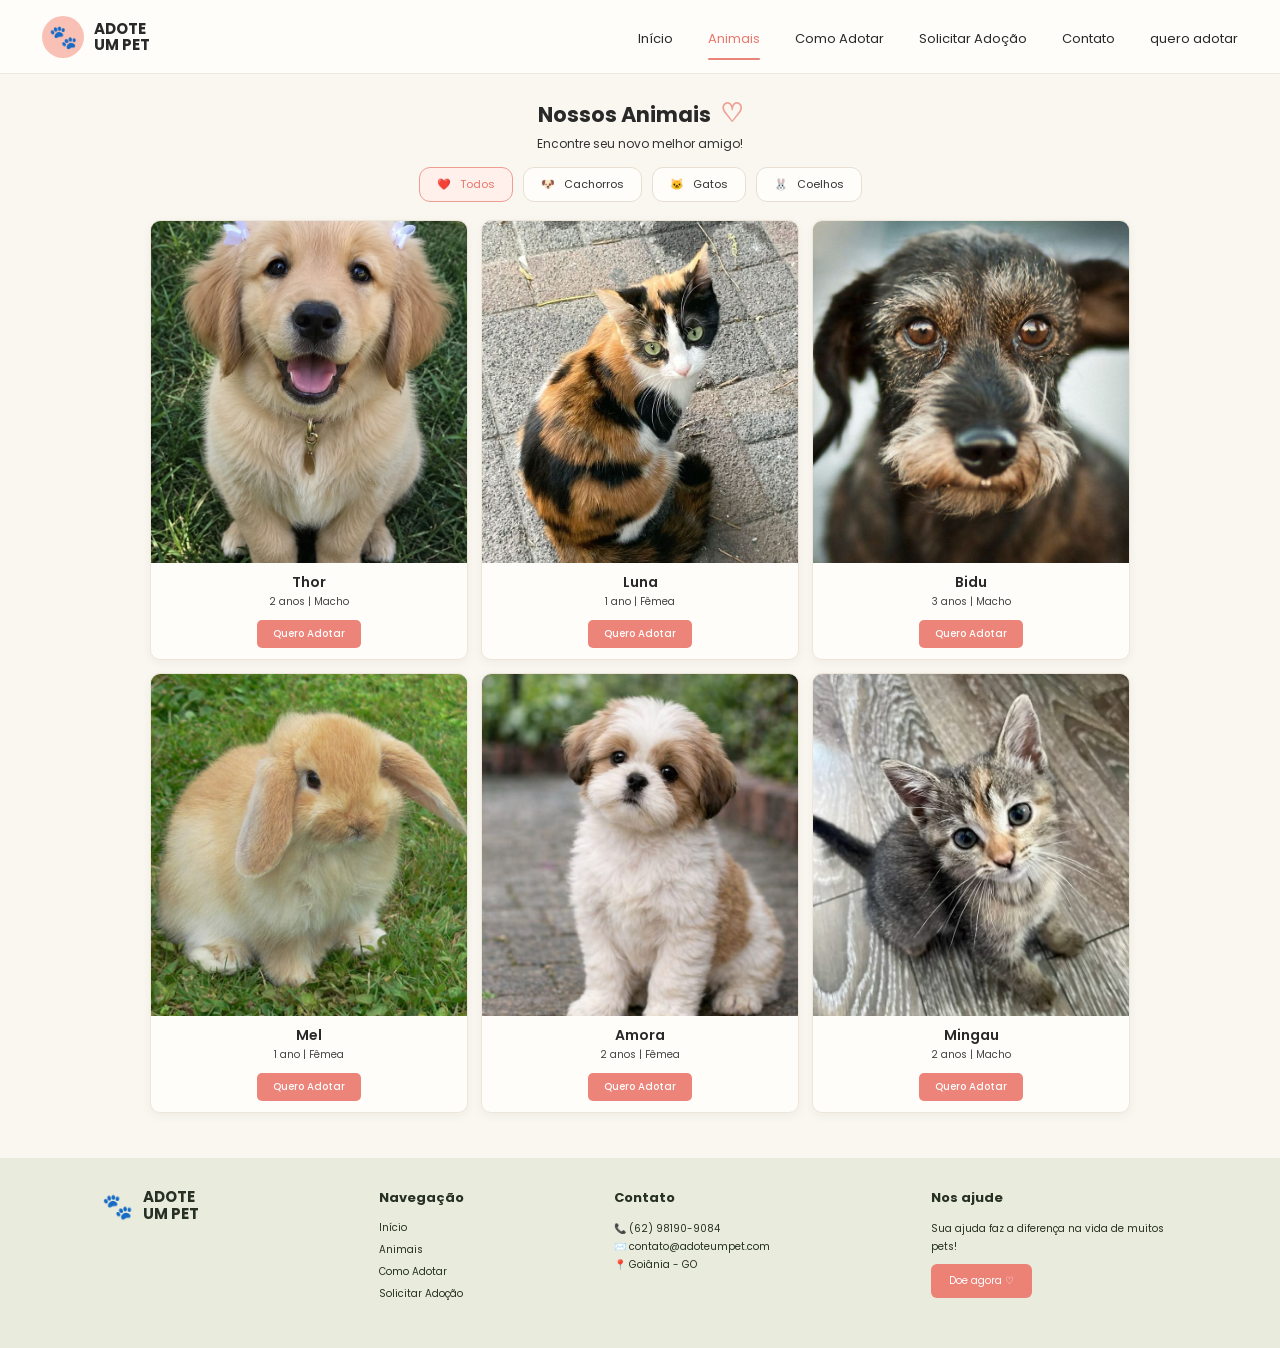
<file: animais.html>
<!DOCTYPE html>
<html lang="pt-BR">

<head>
    <meta charset="UTF-8">
    <meta name="viewport" content="width=device-width, initial-scale=1.0">

    <title>Nossos Animais - Adote um Pet</title>

    <link rel="stylesheet" href="animais.css">

    <!-- Fonte -->
    <link rel="preconnect" href="https://fonts.googleapis.com">
    <link rel="preconnect" href="https://fonts.gstatic.com" crossorigin>
    <link href="https://fonts.googleapis.com/css2?family=Poppins:wght@400;500;600;700&display=swap" rel="stylesheet">
</head>

<body>

    <!-- ================= HEADER ================= -->

    <header class="header">

        <div class="logo">
            <div class="logo-icon">🐾</div>

            <div class="logo-text">
                <strong>ADOTE</strong>
                <strong>UM PET</strong>
            </div>
        </div>

        <nav class="menu">

            <a href="index.html">Início</a>

            <a href="animais.html" class="ativo">
                Animais
            </a>

            <a href="como-adotar.html">
                Como Adotar
            </a>

            <a href="solicitar-adotar.html">
                Solicitar Adoção
            </a>

            <a href="contato.html">
                Contato
            </a>
 
             <a href="solicitar-adotar.html"> quero adotar</a>
        </nav>

    </header>


    <!-- ================= CONTEÚDO ================= -->

    <main class="container">

        <!-- Título -->

        <section class="titulo">

            <h1>
                Nossos Animais
                <span>♡</span>
            </h1>

            <p>
                Encontre seu novo melhor amigo!
            </p>

        </section>


        <!-- ================= FILTROS ================= -->

        <div class="filtros">

            <button class="filtro ativo" data-filtro="todos">
                ❤️ &nbsp; Todos
            </button>

            <button class="filtro" data-filtro="cachorro">
                🐶 &nbsp; Cachorros
            </button>

            <button class="filtro" data-filtro="gato">
                🐱 &nbsp; Gatos
            </button>

            <button class="filtro" data-filtro="coelho">
                🐰 &nbsp; Coelhos
            </button>

        </div>


        <!-- ================= CARDS ================= -->

        <section class="animais-grid">


            <!-- THOR -->

            <article class="animal-card" data-tipo="cachorro">

                <img src="imagem/thor.jpg" alt="Thor">

                <div class="animal-info">

                    <h2>Thor</h2>

                    <p>2 anos | Macho</p>

                    <a href="solicitar-adotar.html" class="btn-adotar">
    Quero Adotar
</a>

                </div>

            </article>


            <!-- LUNA -->

            <article class="animal-card" data-tipo="gato">

                <img src="imagem/lunna.jpg" alt="Luna">

                <div class="animal-info">

                    <h2>Luna</h2>

                    <p>1 ano | Fêmea</p>

                   <a href="solicitar-adotar.html" class="btn-adotar">
    Quero Adotar
</a>
                </div>

            </article>


            <!-- BIDU -->

            <article class="animal-card" data-tipo="cachorro">

                <img src="imagem/bidu.jpg" alt="Bidu">

                <div class="animal-info">

                    <h2>Bidu</h2>

                    <p>3 anos | Macho</p>

                   <a href="solicitar-adotar.html" class="btn-adotar">
    Quero Adotar
</a>

                </div>

            </article>


            <!-- MEL -->

            <article class="animal-card" data-tipo="coelho">

                <img src="imagem/mel.jpg" alt="Mel">

                <div class="animal-info">

                    <h2>Mel</h2>

                    <p>1 ano | Fêmea</p>

                   <a href="solicitar-adotar.html" class="btn-adotar">
    Quero Adotar
</a>

                </div>

            </article>


            <!-- AMORA -->

            <article class="animal-card" data-tipo="cachorro">

                <img src="imagem/amora.jpg" alt="Amora">

                <div class="animal-info">

                    <h2>Amora</h2>

                    <p>2 anos | Fêmea</p>

                   <a href="solicitar-adotar.html" class="btn-adotar">
    Quero Adotar
</a>

                </div>

            </article>


            <!-- MINGAU -->

            <article class="animal-card" data-tipo="gato">

                <img src="imagem/mingau.jpg" alt="Mingau">

                <div class="animal-info">

                    <h2>Mingau</h2>

                    <p>2 anos | Macho</p>

                    <a href="solicitar-adotar.html" class="btn-adotar">
    Quero Adotar
</a>

                </div>

            </article>


        </section>

    </main>


    <!-- ================= FOOTER ================= -->

    <footer>

        <div class="footer-logo">
            🐾
            <strong>ADOTE<br>UM PET</strong>
        </div>

        <div>
            <h3>Navegação</h3>

            <a href="index.html">Início</a>
            <a href="animais.html">Animais</a>
            <a href="como-adotar.html">Como Adotar</a>
            <a href="solicitar-adocao.html">Solicitar Adoção</a>
        </div>

        <div>
            <h3>Contato</h3>

            <p>📞 (62) 98190-9084</p>
            <p>✉️ contato@adoteumpet.com</p>
            <p>📍 Goiânia - GO</p>
        </div>

        <div>
            <h3>Nos ajude</h3>

            <p>
                Sua ajuda faz a diferença
                na vida de muitos pets!
            </p>

            <button class="btn-doar">
                Doe agora ♡
            </button>
        </div>

    </footer>


    <!-- ================= JAVASCRIPT ================= -->

    <script>

        const filtros = document.querySelectorAll(".filtro");
        const animais = document.querySelectorAll(".animal-card");

        filtros.forEach(filtro => {

            filtro.addEventListener("click", () => {

                // Remove ativo dos filtros
                filtros.forEach(item => {
                    item.classList.remove("ativo");
                });

                // Adiciona ativo no botão selecionado
                filtro.classList.add("ativo");

                const categoria = filtro.dataset.filtro;

                animais.forEach(animal => {

                    if (
                        categoria === "todos" ||
                        animal.dataset.tipo === categoria
                    ) {

                        animal.style.display = "block";

                    } else {

                        animal.style.display = "none";

                    }

                });

            });

        });

    </script>

</body>

</html>
</file>
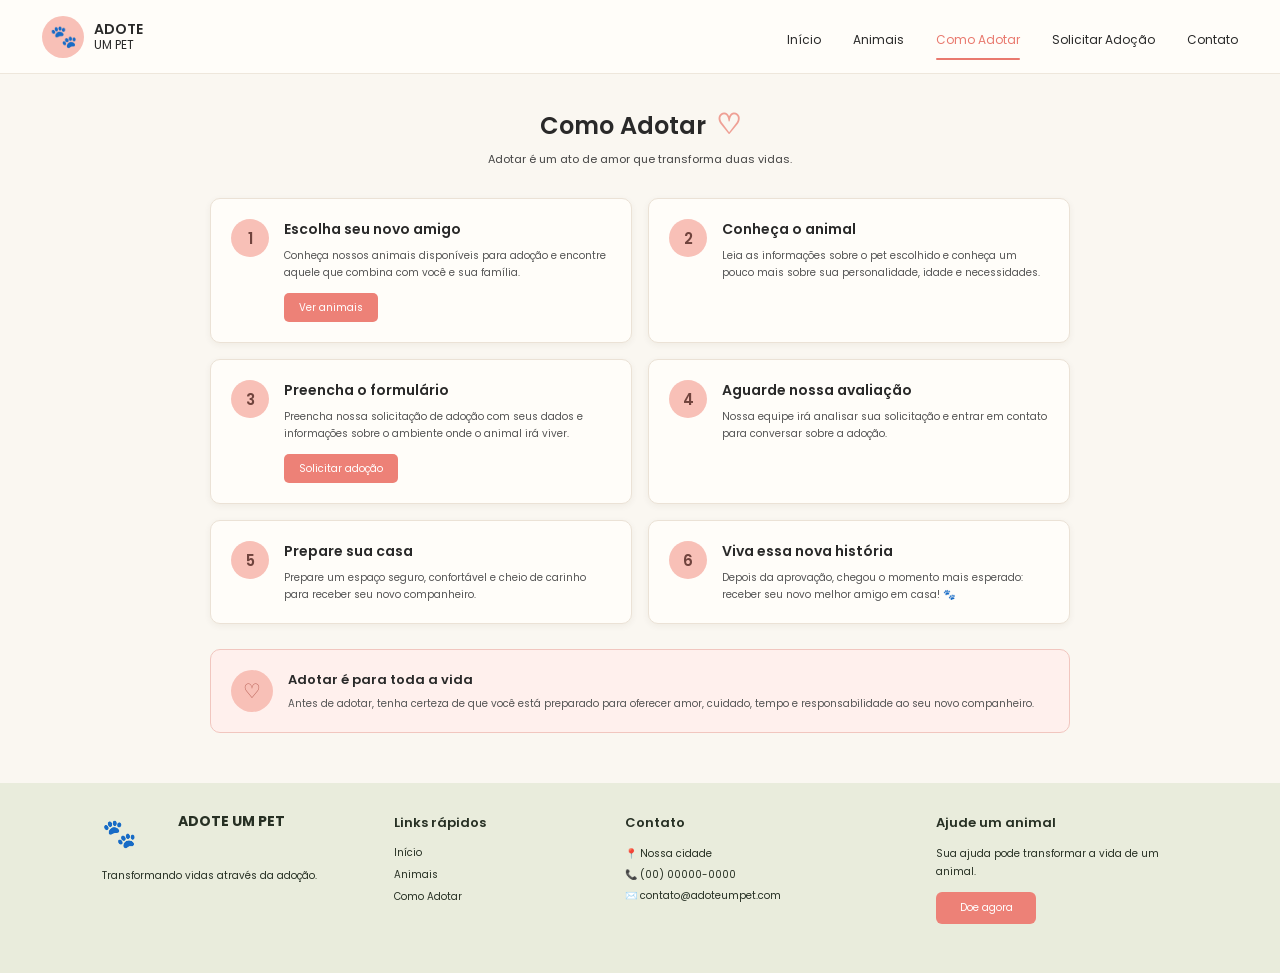
<file: como-adotar.html>
<!DOCTYPE html>
<html lang="pt-BR">

<head>
    <meta charset="UTF-8">
    <meta name="viewport" content="width=device-width, initial-scale=1.0">

    <title>Como Adotar | Adote um Pet</title>

    <link rel="stylesheet" href="como-adotar.css">

    <link rel="preconnect" href="https://fonts.googleapis.com">
    <link rel="preconnect" href="https://fonts.gstatic.com" crossorigin>

    <link href="https://fonts.googleapis.com/css2?family=Poppins:wght@400;500;600&display=swap" rel="stylesheet">
</head>

<body>

    <!-- HEADER -->
    <header class="header">

        <div class="logo">
            <div class="logo-icon">🐾</div>

            <div class="logo-text">
                <strong>ADOTE</strong>
                <span>UM PET</span>
            </div>
        </div>

        <nav class="menu">
            <a href="index.html">Início</a>
            <a href="animais.html">Animais</a>
            <a href="como-adotar.html" class="ativo">Como Adotar</a>
            <a href="solicitar-adotar.html">Solicitar Adoção</a>
            <a href="contato.html">Contato</a>
        </nav>

    </header>


    <!-- CONTEÚDO -->
    <main class="container">

        <section class="titulo">

            <h1>
                Como Adotar
                <span>♡</span>
            </h1>

            <p>
                Adotar é um ato de amor que transforma duas vidas.
            </p>

        </section>


        <!-- PASSOS -->
        <section class="passos">

            <div class="passo">

                <div class="numero">1</div>

                <div class="passo-conteudo">
                    <h2>Escolha seu novo amigo</h2>

                    <p>
                        Conheça nossos animais disponíveis para adoção
                        e encontre aquele que combina com você e sua família.
                    </p>

                    <a href="animais.html" class="btn">
                        Ver animais
                    </a>
                </div>

            </div>


            <div class="passo">

                <div class="numero">2</div>

                <div class="passo-conteudo">
                    <h2>Conheça o animal</h2>

                    <p>
                        Leia as informações sobre o pet escolhido e conheça
                        um pouco mais sobre sua personalidade, idade e necessidades.
                    </p>
                </div>

            </div>


            <div class="passo">

                <div class="numero">3</div>

                <div class="passo-conteudo">
                    <h2>Preencha o formulário</h2>

                    <p>
                        Preencha nossa solicitação de adoção com seus dados
                        e informações sobre o ambiente onde o animal irá viver.
                    </p>

                    <a href="solicitar-adocao.html" class="btn">
                        Solicitar adoção
                    </a>
                </div>

            </div>


            <div class="passo">

                <div class="numero">4</div>

                <div class="passo-conteudo">
                    <h2>Aguarde nossa avaliação</h2>

                    <p>
                        Nossa equipe irá analisar sua solicitação e entrar
                        em contato para conversar sobre a adoção.
                    </p>

                </div>

            </div>


            <div class="passo">

                <div class="numero">5</div>

                <div class="passo-conteudo">
                    <h2>Prepare sua casa</h2>

                    <p>
                        Prepare um espaço seguro, confortável e cheio de
                        carinho para receber seu novo companheiro.
                    </p>

                </div>

            </div>


            <div class="passo">

                <div class="numero">6</div>

                <div class="passo-conteudo">
                    <h2>Viva essa nova história</h2>

                    <p>
                        Depois da aprovação, chegou o momento mais esperado:
                        receber seu novo melhor amigo em casa! 🐾
                    </p>

                </div>

            </div>

        </section>


        <!-- AVISO -->
        <section class="aviso">

            <div class="aviso-icon">♡</div>

            <div>
                <h2>Adotar é para toda a vida</h2>

                <p>
                    Antes de adotar, tenha certeza de que você está preparado
                    para oferecer amor, cuidado, tempo e responsabilidade
                    ao seu novo companheiro.
                </p>
            </div>

        </section>

    </main>


    <!-- FOOTER -->
    <footer>

        <div class="footer-col logo-footer">

            <div class="footer-logo">🐾</div>

            <strong>ADOTE UM PET</strong>

            <p>
                Transformando vidas através da adoção.
            </p>

        </div>


        <div class="footer-col">

            <h3>Links rápidos</h3>

            <a href="index.html">Início</a>
            <a href="animais.html">Animais</a>
            <a href="como-adotar.html">Como Adotar</a>

        </div>


        <div class="footer-col">

            <h3>Contato</h3>

            <p>📍 Nossa cidade</p>
            <p>📞 (00) 00000-0000</p>
            <p>✉️ contato@adoteumpet.com</p>

        </div>


        <div class="footer-col">

            <h3>Ajude um animal</h3>

            <p>
                Sua ajuda pode transformar
                a vida de um animal.
            </p>

            <button class="btn-doar">
                Doe agora
            </button>

        </div>

    </footer>

</body>

</html>
</file>
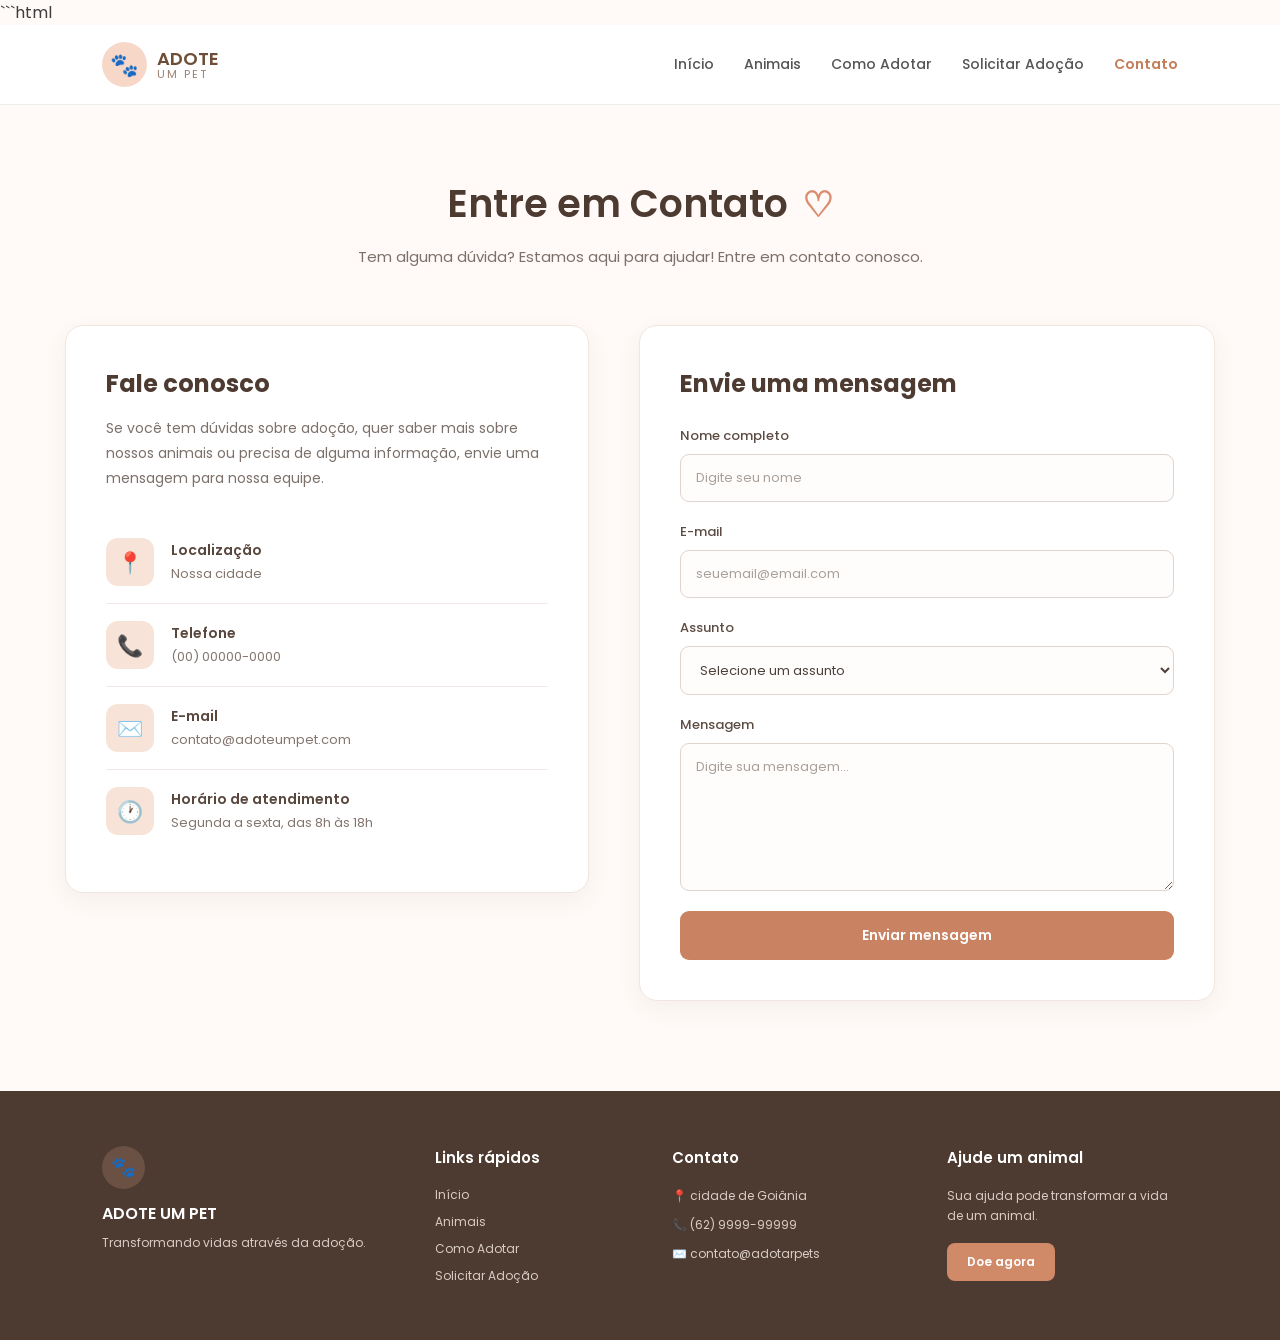
<file: contato.html>
```html
<!DOCTYPE html>
<html lang="pt-BR">

<head>
    <meta charset="UTF-8">
    <meta name="viewport" content="width=device-width, initial-scale=1.0">

    <title>Contato | Adote um Pet</title>

    <link rel="stylesheet" href="contato.css">

    <link rel="preconnect" href="https://fonts.googleapis.com">
    <link rel="preconnect" href="https://fonts.gstatic.com" crossorigin>

    <link
        href="https://fonts.googleapis.com/css2?family=Poppins:wght@400;500;600&display=swap"
        rel="stylesheet"
    >
</head>

<body>

    <!-- ================= HEADER ================= -->

    <header class="header">

        <div class="logo">

            <div class="logo-icon">🐾</div>

            <div class="logo-text">
                <strong>ADOTE</strong>
                <span>UM PET</span>
            </div>

        </div>


        <nav class="menu">

            <a href="index.html">
                Início
            </a>

            <a href="animais.html">
                Animais
            </a>

            <a href="como-adotar.html">
                Como Adotar
            </a>

            <a href="solicitar-adotar.html">
                Solicitar Adoção
            </a>

            <a href="contato.html" class="ativo">
                Contato
            </a>

        </nav>

    </header>


    <!-- ================= CONTEÚDO ================= -->

    <main class="container">

        <section class="titulo">

            <h1>
                Entre em Contato
                <span>♡</span>
            </h1>

            <p>
                Tem alguma dúvida? Estamos aqui para ajudar!
                Entre em contato conosco.
            </p>

        </section>


        <section class="contato-area">

            <!-- INFORMAÇÕES -->

            <div class="informacoes">

                <h2>
                    Fale conosco
                </h2>

                <p class="descricao">
                    Se você tem dúvidas sobre adoção, quer saber mais
                    sobre nossos animais ou precisa de alguma informação,
                    envie uma mensagem para nossa equipe.
                </p>


                <div class="info-item">

                    <div class="info-icon">
                        📍
                    </div>

                    <div>
                        <h3>Localização</h3>
                        <p>Nossa cidade</p>
                    </div>

                </div>


                <div class="info-item">

                    <div class="info-icon">
                        📞
                    </div>

                    <div>
                        <h3>Telefone</h3>
                        <p>(00) 00000-0000</p>
                    </div>

                </div>


                <div class="info-item">

                    <div class="info-icon">
                        ✉️
                    </div>

                    <div>
                        <h3>E-mail</h3>
                        <p>contato@adoteumpet.com</p>
                    </div>

                </div>


                <div class="info-item">

                    <div class="info-icon">
                        🕐
                    </div>

                    <div>
                        <h3>Horário de atendimento</h3>
                        <p>Segunda a sexta, das 8h às 18h</p>
                    </div>

                </div>

            </div>


            <!-- FORMULÁRIO -->

            <div class="formulario-container">

                <form
                    class="formulario"
                    id="formContato"
                >

                    <h2>
                        Envie uma mensagem
                    </h2>


                    <div class="campo">

                        <label for="nome">
                            Nome completo
                        </label>

                        <input
                            type="text"
                            id="nome"
                            name="nome"
                            placeholder="Digite seu nome"
                            autocomplete="name"
                            required
                        >

                    </div>


                    <div class="campo">

                        <label for="email">
                            E-mail
                        </label>

                        <input
                            type="email"
                            id="email"
                            name="email"
                            placeholder="seuemail@email.com"
                            autocomplete="email"
                            required
                        >

                    </div>


                    <div class="campo">

                        <label for="assunto">
                            Assunto
                        </label>

                        <select
                            id="assunto"
                            name="assunto"
                            required
                        >

                            <option value="" selected disabled>
                                Selecione um assunto
                            </option>

                            <option value="adocao">
                                Dúvidas sobre adoção
                            </option>

                            <option value="animais">
                                Informações sobre animais
                            </option>

                            <option value="doacao">
                                Doações
                            </option>

                            <option value="voluntariado">
                                Quero ser voluntário
                            </option>

                            <option value="outro">
                                Outro assunto
                            </option>

                        </select>

                    </div>


                    <div class="campo">

                        <label for="mensagem">
                            Mensagem
                        </label>

                        <textarea
                            id="mensagem"
                            name="mensagem"
                            rows="6"
                            placeholder="Digite sua mensagem..."
                            required
                        ></textarea>

                    </div>


                    <button
                        type="submit"
                        class="btn-enviar"
                    >
                        Enviar mensagem
                    </button>

                </form>

            </div>

        </section>

    </main>


    <!-- ================= FOOTER ================= -->

    <footer>

        <div class="footer-col logo-footer">

            <div class="footer-logo">
                🐾
            </div>

            <strong>
                ADOTE UM PET
            </strong>

            <p>
                Transformando vidas através da adoção.
            </p>

        </div>


        <div class="footer-col">

            <h3>Links rápidos</h3>

            <a href="index.html">
                Início
            </a>

            <a href="animais.html">
                Animais
            </a>

            <a href="como-adotar.html">
                Como Adotar
            </a>

            <a href="solicitar-adotar.html">
                Solicitar Adoção
            </a>

        </div>


        <div class="footer-col">

            <h3>Contato</h3>

            <p>📍 cidade de Goiânia</p>

            <p>📞 (62) 9999-99999</p>

            <p>✉️ contato@adotarpets</p>

        </div>


        <div class="footer-col">

            <h3>Ajude um animal</h3>

            <p>
                Sua ajuda pode transformar
                a vida de um animal.
            </p>

            <a
                href="doar.html"
                class="btn-doar"
            >
                Doe agora
            </a>

        </div>

    </footer>


    <!-- ================= JAVASCRIPT ================= -->

    <script>

        const formContato =
            document.getElementById("formContato");

        formContato.addEventListener("submit", function(event) {

            event.preventDefault();

            alert(
                "Mensagem enviada com sucesso! 🐾\n\n" +
                "Obrigado por entrar em contato conosco."
            );

            formContato.reset();

        });

    </script>

</body>

</html>
</file>
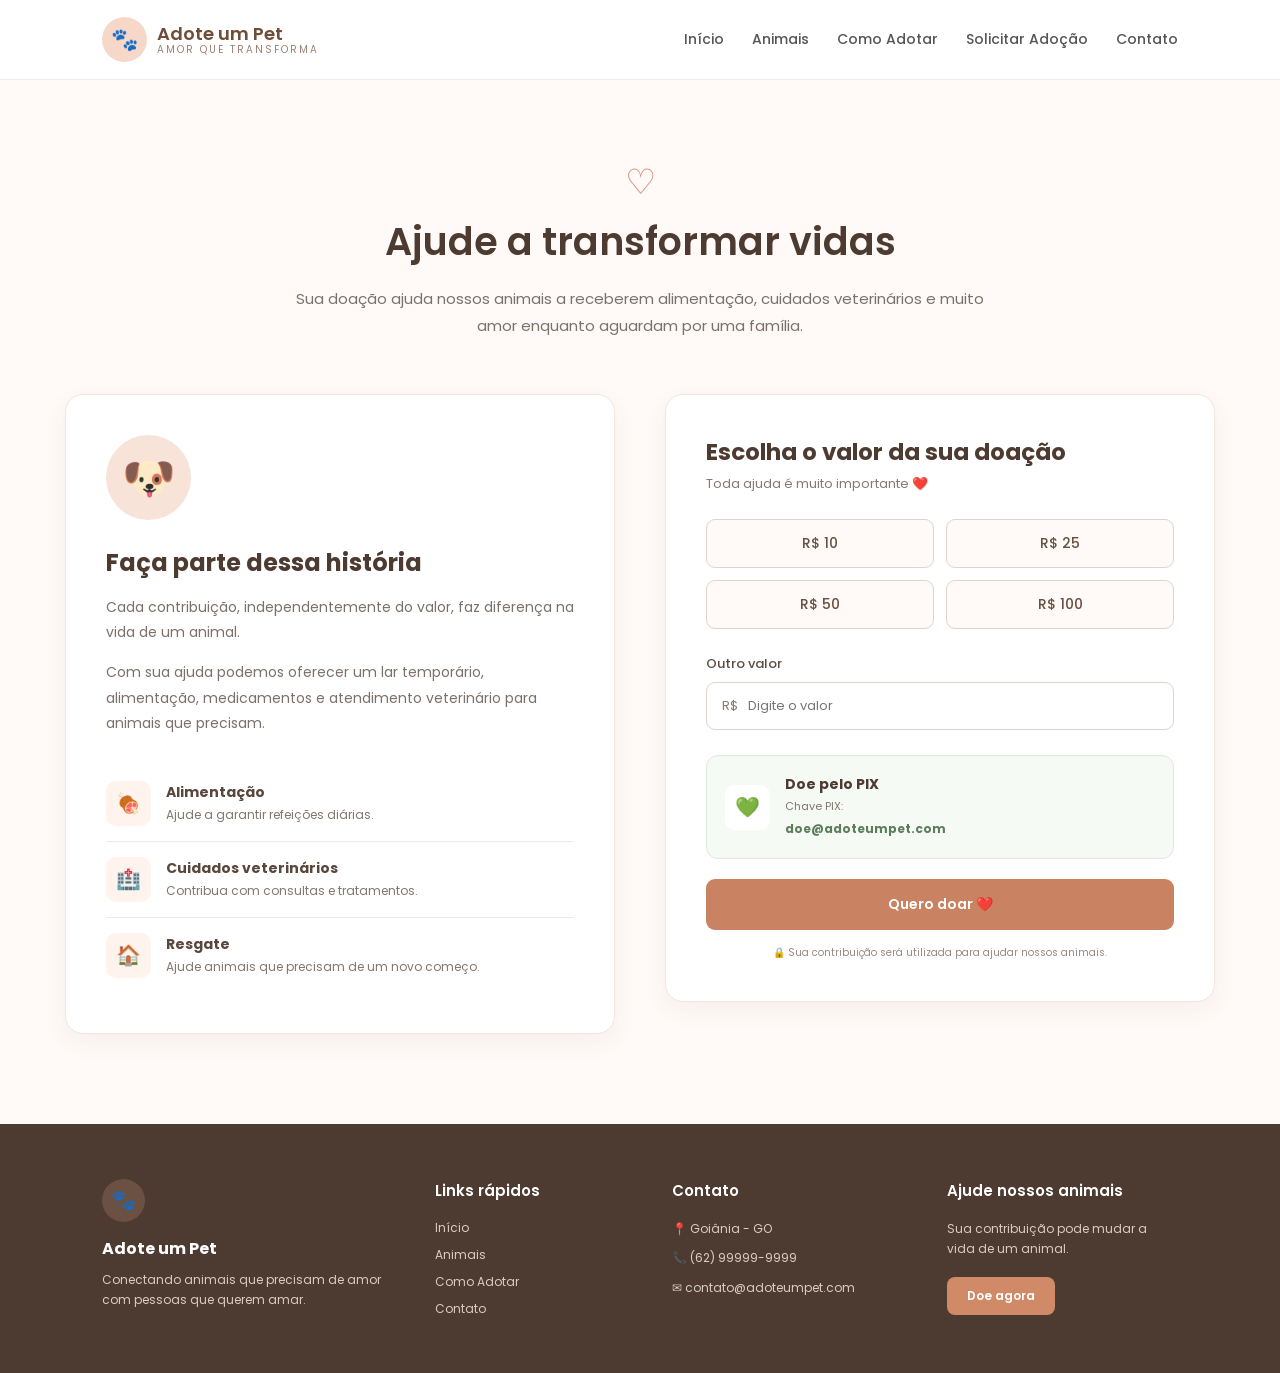
<file: doar.html>
<!DOCTYPE html>
<html lang="pt-BR">

<head>
    <meta charset="UTF-8">
    <meta name="viewport" content="width=device-width, initial-scale=1.0">

    <title>Doação | Adote um Pet</title>

    <link rel="stylesheet" href="doar.css">

    <!-- Fonte -->
    <link rel="preconnect" href="https://fonts.googleapis.com">
    <link rel="preconnect" href="https://fonts.gstatic.com" crossorigin>
    <link href="https://fonts.googleapis.com/css2?family=Poppins:wght@300;400;500;600;700&display=swap"
        rel="stylesheet">
</head>

<body>

    <!-- =====================================================
         HEADER
    ====================================================== -->

    <header class="header">

        <div class="logo">

            <div class="logo-icon">
                🐾
            </div>

            <div class="logo-text">
                <strong>Adote um Pet</strong>
                <span>AMOR QUE TRANSFORMA</span>
            </div>

        </div>

        <nav class="menu">

            <a href="index.html">Início</a>

            <a href="animais.html">Animais</a>

            <a href="como-adotar.html">Como Adotar</a>

            <a href="solicitar-adotar.html">
                Solicitar Adoção
            </a>

            <a href="contato.html">
                Contato
            </a>

        </nav>

    </header>


    <!-- =====================================================
         CONTEÚDO PRINCIPAL
    ====================================================== -->

    <main>

        <section class="doacao">

            <div class="titulo">

                <span class="coracao">♡</span>

                <h1>Ajude a transformar vidas</h1>

                <p>
                    Sua doação ajuda nossos animais a receberem
                    alimentação, cuidados veterinários e muito amor
                    enquanto aguardam por uma família.
                </p>

            </div>


            <!-- =================================================
                 ÁREA DE DOAÇÃO
            ================================================== -->

            <div class="doacao-area">


                <!-- INFORMAÇÕES -->

                <div class="mensagem">

                    <div class="imagem-pet">
                        🐶
                    </div>

                    <h2>Faça parte dessa história</h2>

                    <p>
                        Cada contribuição, independentemente do valor,
                        faz diferença na vida de um animal.
                    </p>

                    <p>
                        Com sua ajuda podemos oferecer um lar temporário,
                        alimentação, medicamentos e atendimento veterinário
                        para animais que precisam.
                    </p>


                    <div class="beneficios">

                        <div class="beneficio">
                            <span>🍖</span>

                            <div>
                                <strong>Alimentação</strong>
                                <p>Ajude a garantir refeições diárias.</p>
                            </div>
                        </div>


                        <div class="beneficio">
                            <span>🏥</span>

                            <div>
                                <strong>Cuidados veterinários</strong>
                                <p>Contribua com consultas e tratamentos.</p>
                            </div>
                        </div>


                        <div class="beneficio">
                            <span>🏠</span>

                            <div>
                                <strong>Resgate</strong>
                                <p>Ajude animais que precisam de um novo começo.</p>
                            </div>
                        </div>

                    </div>

                </div>


                <!-- CARD DE DOAÇÃO -->

                <div class="card-doacao">

                    <h2>Escolha o valor da sua doação</h2>

                    <p class="subtitulo">
                        Toda ajuda é muito importante ❤️
                    </p>


                    <div class="valores">

                        <button type="button" class="valor" data-valor="10">
                            R$ 10
                        </button>

                        <button type="button" class="valor" data-valor="25">
                            R$ 25
                        </button>

                        <button type="button" class="valor" data-valor="50">
                            R$ 50
                        </button>

                        <button type="button" class="valor" data-valor="100">
                            R$ 100
                        </button>

                    </div>


                    <label for="outroValor">
                        Outro valor
                    </label>

                    <div class="campo-valor">

                        <span>R$</span>

                        <input
                            type="number"
                            id="outroValor"
                            placeholder="Digite o valor"
                            min="1"
                        >

                    </div>


                    <!-- PIX -->

                    <div class="pix">

                        <div class="pix-icon">
                            💚
                        </div>

                        <div>

                            <h3>Doe pelo PIX</h3>

                            <p>
                                Chave PIX:
                            </p>

                            <strong id="pix">
                                doe@adoteumpet.com
                            </strong>

                        </div>

                    </div>


                    <button type="button" class="btn-doar" id="btnDoar">
                        Quero doar ❤️
                    </button>


                    <p class="seguranca">
                        🔒 Sua contribuição será utilizada para
                        ajudar nossos animais.
                    </p>

                </div>

            </div>

        </section>

    </main>


    <!-- =====================================================
         FOOTER
    ====================================================== -->

    <footer>

        <div class="footer-col logo-footer">

            <div class="footer-logo">
                🐾
            </div>

            <strong>Adote um Pet</strong>

            <p>
                Conectando animais que precisam de amor
                com pessoas que querem amar.
            </p>

        </div>


        <div class="footer-col">

            <h3>Links rápidos</h3>

            <a href="index.html">Início</a>

            <a href="animais.html">Animais</a>

            <a href="como-adotar.html">Como Adotar</a>

            <a href="contato.html">Contato</a>

        </div>


        <div class="footer-col">

            <h3>Contato</h3>

            <p>📍 Goiânia - GO</p>

            <p>📞 (62) 99999-9999</p>

            <p>✉ contato@adoteumpet.com</p>

        </div>


        <div class="footer-col">

            <h3>Ajude nossos animais</h3>

            <p>
                Sua contribuição pode mudar
                a vida de um animal.
            </p>

            <a href="doar.html" class="btn-doar-footer">
                Doe agora
            </a>

        </div>

    </footer>


    <!-- =====================================================
         JAVASCRIPT
    ====================================================== -->

    <script>

        const botoes = document.querySelectorAll(".valor");
        const outroValor = document.getElementById("outroValor");
        const btnDoar = document.getElementById("btnDoar");

        let valorSelecionado = 0;


        botoes.forEach(botao => {

            botao.addEventListener("click", () => {

                botoes.forEach(btn => {
                    btn.classList.remove("selecionado");
                });

                botao.classList.add("selecionado");

                valorSelecionado = Number(
                    botao.dataset.valor
                );

                outroValor.value = "";

            });

        });


        outroValor.addEventListener("input", () => {

            botoes.forEach(btn => {
                btn.classList.remove("selecionado");
            });

            valorSelecionado = Number(
                outroValor.value
            );

        });


        btnDoar.addEventListener("click", () => {

            if (valorSelecionado <= 0) {

                alert("Por favor, escolha um valor para doar.");

                return;
            }

            alert(
                "Obrigado pela sua doação de R$ " +
                valorSelecionado.toFixed(2).replace(".", ",") +
                "! ❤️"
            );

        });

    </script>

</body>

</html>
</file>
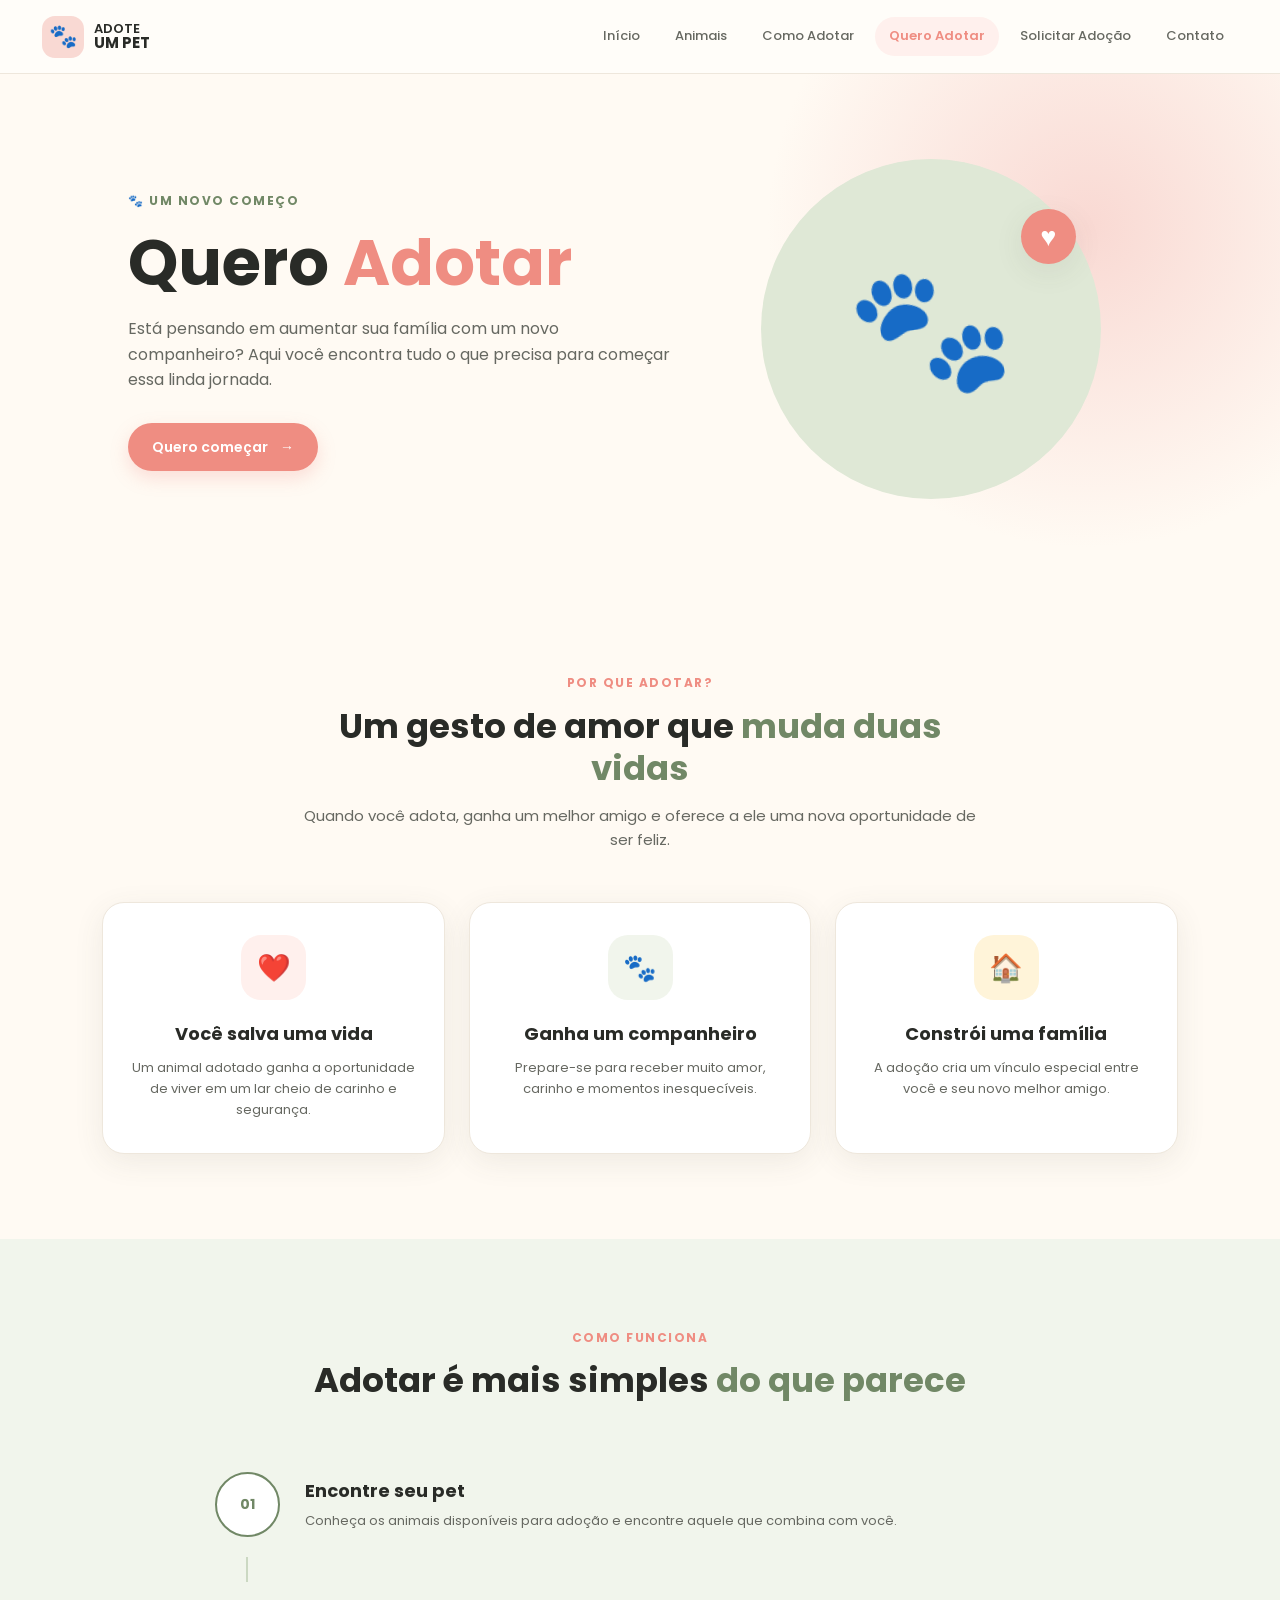
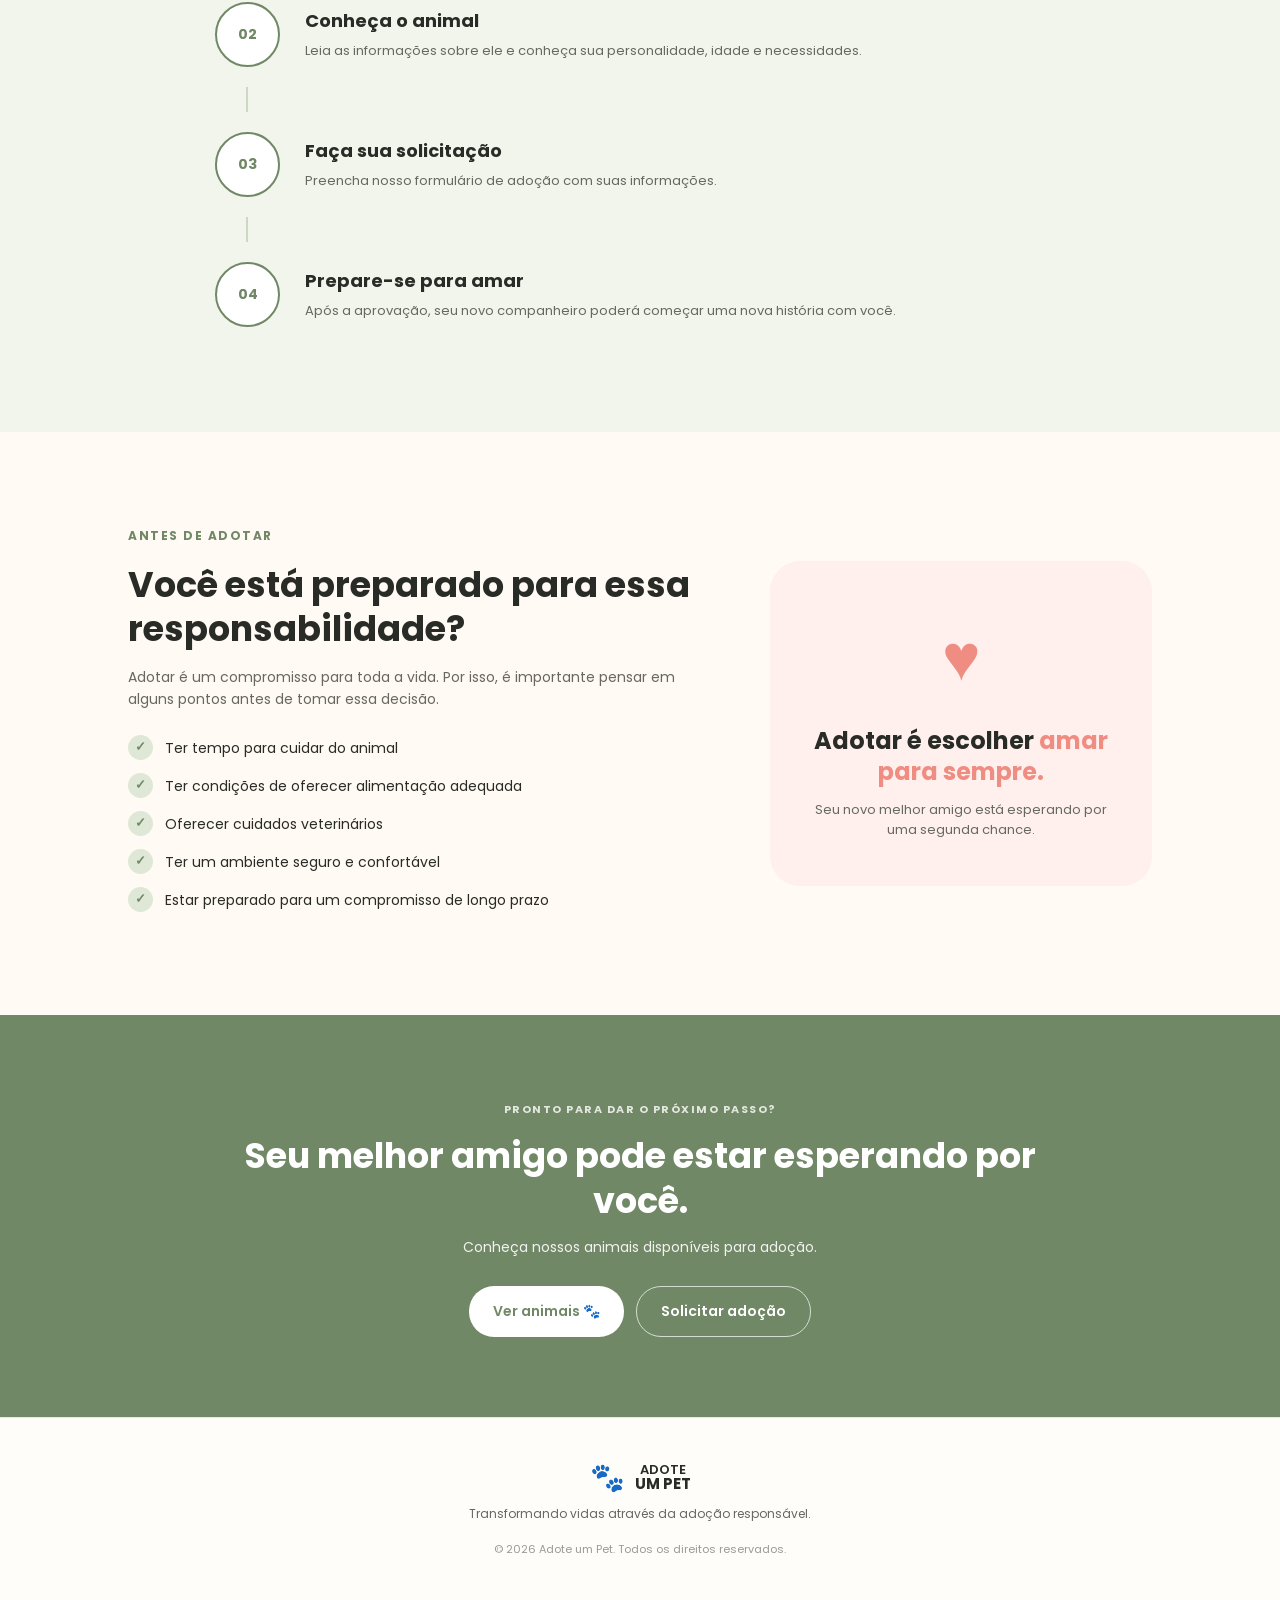
<file: queroadotar.html>
<!DOCTYPE html>
<html lang="pt-BR">

<head>
    <meta charset="UTF-8">
    <meta name="viewport" content="width=device-width, initial-scale=1.0">

    <title>Quero Adotar | Adote um Pet</title>

    <link rel="preconnect" href="https://fonts.googleapis.com">
    <link rel="preconnect" href="https://fonts.gstatic.com" crossorigin>

    <link href="https://fonts.googleapis.com/css2?family=Poppins:wght@400;500;600;700&display=swap"
        rel="stylesheet">

    <link rel="stylesheet" href="quero-adotar.css">
</head>

<body>

    <!-- ================================
         CABEÇALHO
    ================================= -->

    <header class="cabecalho">

        <a href="index.html" class="logo">
            <span class="logo-pata">🐾</span>

            <span>
                ADOTE<br>
                <strong>UM PET</strong>
            </span>
        </a>

        <nav class="menu">
            <a href="index.html">Início</a>
            <a href="animais.html">Animais</a>
            <a href="como-adotar.html">Como Adotar</a>
            <a href="quero-adotar.html" class="ativo">Quero Adotar</a>
            <a href="solicitar-adotar.html">Solicitar Adoção</a>
            <a href="contato.html">Contato</a>
        </nav>

    </header>


    <!-- ================================
         HERO
    ================================= -->

    <main>

        <section class="hero">

            <div class="hero-conteudo">

                <span class="tag">🐾 UM NOVO COMEÇO</span>

                <h1>
                    Quero <span>Adotar</span>
                </h1>

                <p>
                    Está pensando em aumentar sua família com um novo
                    companheiro? Aqui você encontra tudo o que precisa
                    para começar essa linda jornada.
                </p>

                <a href="#passos" class="botao">
                    Quero começar <span>→</span>
                </a>

            </div>

            <div class="hero-ilustracao">
                <div class="coracao">♥</div>
                <div class="pata-grande">🐾</div>
            </div>

        </section>


        <!-- ================================
             POR QUE ADOTAR
        ================================= -->

        <section class="secao" id="passos">

            <div class="titulo-secao">

                <span>POR QUE ADOTAR?</span>

                <h2>
                    Um gesto de amor que
                    <strong>muda duas vidas</strong>
                </h2>

                <p>
                    Quando você adota, ganha um melhor amigo e oferece
                    a ele uma nova oportunidade de ser feliz.
                </p>

            </div>


            <div class="cards-beneficios">

                <article class="card-beneficio">
                    <div class="icone rosa">❤️</div>

                    <h3>Você salva uma vida</h3>

                    <p>
                        Um animal adotado ganha a oportunidade de
                        viver em um lar cheio de carinho e segurança.
                    </p>
                </article>


                <article class="card-beneficio">
                    <div class="icone verde">🐾</div>

                    <h3>Ganha um companheiro</h3>

                    <p>
                        Prepare-se para receber muito amor, carinho
                        e momentos inesquecíveis.
                    </p>
                </article>


                <article class="card-beneficio">
                    <div class="icone amarelo">🏠</div>

                    <h3>Constrói uma família</h3>

                    <p>
                        A adoção cria um vínculo especial entre você
                        e seu novo melhor amigo.
                    </p>
                </article>

            </div>

        </section>


        <!-- ================================
             COMO FUNCIONA
        ================================= -->

        <section class="como-funciona">

            <div class="titulo-secao">

                <span>COMO FUNCIONA</span>

                <h2>
                    Adotar é mais simples
                    <strong>do que parece</strong>
                </h2>

            </div>


            <div class="passos">

                <div class="passo">

                    <div class="numero">01</div>

                    <div>
                        <h3>Encontre seu pet</h3>

                        <p>
                            Conheça os animais disponíveis para adoção
                            e encontre aquele que combina com você.
                        </p>
                    </div>

                </div>


                <div class="linha"></div>


                <div class="passo">

                    <div class="numero">02</div>

                    <div>
                        <h3>Conheça o animal</h3>

                        <p>
                            Leia as informações sobre ele e conheça
                            sua personalidade, idade e necessidades.
                        </p>
                    </div>

                </div>


                <div class="linha"></div>


                <div class="passo">

                    <div class="numero">03</div>

                    <div>
                        <h3>Faça sua solicitação</h3>

                        <p>
                            Preencha nosso formulário de adoção
                            com suas informações.
                        </p>
                    </div>

                </div>


                <div class="linha"></div>


                <div class="passo">

                    <div class="numero">04</div>

                    <div>
                        <h3>Prepare-se para amar</h3>

                        <p>
                            Após a aprovação, seu novo companheiro
                            poderá começar uma nova história com você.
                        </p>
                    </div>

                </div>

            </div>

        </section>


        <!-- ================================
             REQUISITOS
        ================================= -->

        <section class="requisitos">

            <div class="requisitos-conteudo">

                <span class="tag">ANTES DE ADOTAR</span>

                <h2>
                    Você está preparado
                    para essa responsabilidade?
                </h2>

                <p>
                    Adotar é um compromisso para toda a vida.
                    Por isso, é importante pensar em alguns pontos
                    antes de tomar essa decisão.
                </p>

                <ul>

                    <li>
                        <span>✓</span>
                        Ter tempo para cuidar do animal
                    </li>

                    <li>
                        <span>✓</span>
                        Ter condições de oferecer alimentação adequada
                    </li>

                    <li>
                        <span>✓</span>
                        Oferecer cuidados veterinários
                    </li>

                    <li>
                        <span>✓</span>
                        Ter um ambiente seguro e confortável
                    </li>

                    <li>
                        <span>✓</span>
                        Estar preparado para um compromisso de longo prazo
                    </li>

                </ul>

            </div>


            <div class="caixa-amor">

                <div class="coracao-grande">♥</div>

                <h3>
                    Adotar é escolher
                    <strong>amar para sempre.</strong>
                </h3>

                <p>
                    Seu novo melhor amigo está esperando
                    por uma segunda chance.
                </p>

            </div>

        </section>


        <!-- ================================
             CTA
        ================================= -->

        <section class="cta">

            <div>

                <span>PRONTO PARA DAR O PRÓXIMO PASSO?</span>

                <h2>
                    Seu melhor amigo pode
                    estar esperando por você.
                </h2>

                <p>
                    Conheça nossos animais disponíveis para adoção.
                </p>

                <div class="cta-botoes">

                    <a href="animais.html" class="botao botao-branco">
                        Ver animais 🐾
                    </a>

                    <a href="solicitar-adotar.html" class="botao botao-contorno">
                        Solicitar adoção
                    </a>

                </div>

            </div>

        </section>

    </main>


    <!-- ================================
         RODAPÉ
    ================================= -->

    <footer class="rodape">

        <div class="rodape-logo">

            <span>🐾</span>

            <div>
                ADOTE<br>
                <strong>UM PET</strong>
            </div>

        </div>

        <p>
            Transformando vidas através da adoção responsável.
        </p>

        <p class="copyright">
            © 2026 Adote um Pet. Todos os direitos reservados.
        </p>

    </footer>

</body>

</html>
</file>
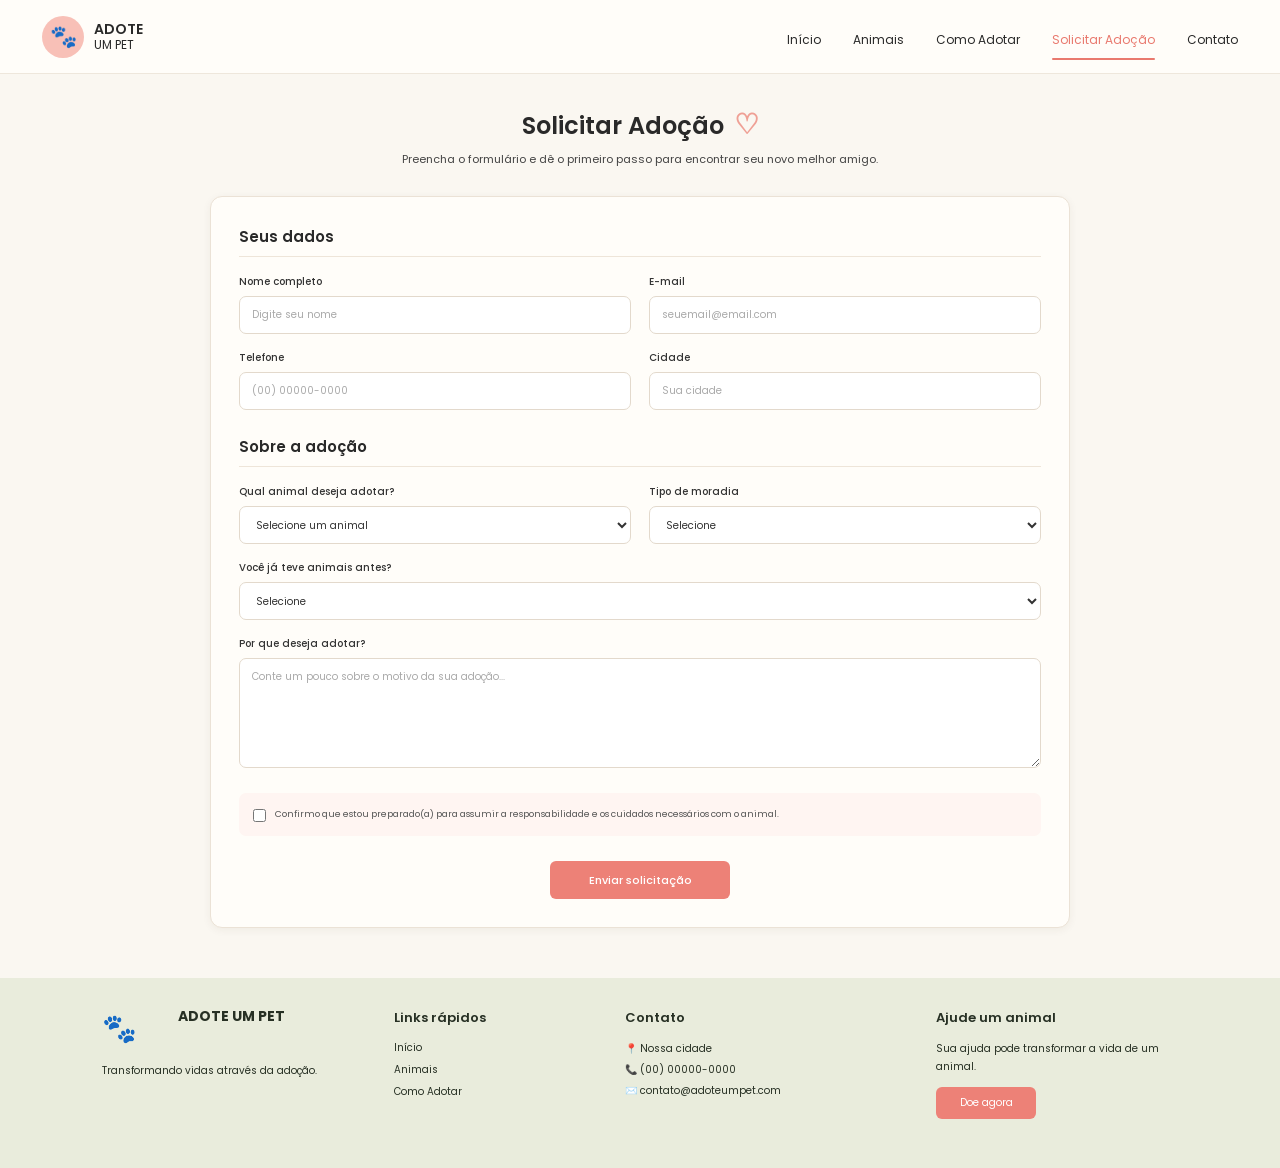
<file: solicitar-adotar.html>
<!DOCTYPE html>
<html lang="pt-BR">

<head>
    <meta charset="UTF-8">
    <meta name="viewport" content="width=device-width, initial-scale=1.0">

    <title>Solicitar Adoção | Adote um Pet</title>

    <link rel="stylesheet" href="solicitar-adocao.css">

    <link rel="preconnect" href="https://fonts.googleapis.com">
    <link rel="preconnect" href="https://fonts.gstatic.com" crossorigin>

    <link href="https://fonts.googleapis.com/css2?family=Poppins:wght@400;500;600&display=swap" rel="stylesheet">
</head>

<body>

    <!-- HEADER -->
    <header class="header">

        <div class="logo">

            <div class="logo-icon">🐾</div>

            <div class="logo-text">
                <strong>ADOTE</strong>
                <span>UM PET</span>
            </div>

        </div>


        <nav class="menu">

            <a href="index.html">Início</a>

            <a href="animais.html">Animais</a>

            <a href="como-adotar.html">Como Adotar</a>

            <a href="solicitar-adotar.html" class="ativo">Solicitar Adoção</a>
          
            <a href="contato.html">Contato</a>

        </nav>

    </header>


    <!-- CONTEÚDO -->
    <main class="container">

        <section class="titulo">

            <h1>
                Solicitar Adoção
                <span>♡</span>
            </h1>

            <p>
                Preencha o formulário e dê o primeiro passo para encontrar seu novo melhor amigo.
            </p>

        </section>


        <!-- FORMULÁRIO -->
        <section class="formulario-container">

            <form class="formulario">

                <!-- DADOS PESSOAIS -->
                <div class="secao">

                    <h2>Seus dados</h2>

                    <div class="linha">

                        <div class="campo">

                            <label for="nome">
                                Nome completo
                            </label>

                            <input
                                type="text"
                                id="nome"
                                name="nome"
                                placeholder="Digite seu nome"
                                required
                            >

                        </div>


                        <div class="campo">

                            <label for="email">
                                E-mail
                            </label>

                            <input
                                type="email"
                                id="email"
                                name="email"
                                placeholder="seuemail@email.com"
                                required
                            >

                        </div>

                    </div>


                    <div class="linha">

                        <div class="campo">

                            <label for="telefone">
                                Telefone
                            </label>

                            <input
                                type="tel"
                                id="telefone"
                                name="telefone"
                                placeholder="(00) 00000-0000"
                                required
                            >

                        </div>


                        <div class="campo">

                            <label for="endereco">
                                Cidade
                            </label>

                            <input
                                type="text"
                                id="endereco"
                                name="endereco"
                                placeholder="Sua cidade"
                                required
                            >

                        </div>

                    </div>

                </div>


                <!-- DADOS DA ADOÇÃO -->
                <div class="secao">

                    <h2>Sobre a adoção</h2>

                    <div class="linha">

                        <div class="campo">

                            <label for="animal">
                                Qual animal deseja adotar?
                            </label>

                            <select id="animal" name="animal" required>

                                <option value="">
                                    Selecione um animal
                                </option>

                                <option value="thor">
                                    Thor
                                </option>

                                <option value="luna">
                                    Luna
                                </option>

                                <option value="bidu">
                                    Bidu
                                </option>

                                <option value="mel">
                                    Mel
                                </option>

                                <option value="amora">
                                    Amora
                                </option>

                                <option value="mingau">
                                    Mingau
                                </option>

                            </select>

                        </div>


                        <div class="campo">

                            <label for="moradia">
                                Tipo de moradia
                            </label>

                            <select id="moradia" name="moradia" required>

                                <option value="">
                                    Selecione
                                </option>

                                <option value="casa">
                                    Casa
                                </option>

                                <option value="apartamento">
                                    Apartamento
                                </option>

                                <option value="outro">
                                    Outro
                                </option>

                            </select>

                        </div>

                    </div>


                    <div class="campo">

                        <label for="experiencia">
                            Você já teve animais antes?
                        </label>

                        <select id="experiencia" name="experiencia" required>

                            <option value="">
                                Selecione
                            </option>

                            <option value="sim">
                                Sim
                            </option>

                            <option value="nao">
                                Não
                            </option>

                        </select>

                    </div>


                    <div class="campo">

                        <label for="motivo">
                            Por que deseja adotar?
                        </label>

                        <textarea
                            id="motivo"
                            name="motivo"
                            rows="5"
                            placeholder="Conte um pouco sobre o motivo da sua adoção..."
                            required
                        ></textarea>

                    </div>

                </div>


                <!-- TERMOS -->
                <div class="termos">

                    <input
                        type="checkbox"
                        id="responsabilidade"
                        required
                    >

                    <label for="responsabilidade">
                        Confirmo que estou preparado(a) para assumir
                        a responsabilidade e os cuidados necessários
                        com o animal.
                    </label>

                </div>


                <!-- BOTÃO -->
                <div class="enviar">

                    <button type="submit">
                        Enviar solicitação
                    </button>

                </div>

            </form>

        </section>

    </main>


    <!-- FOOTER -->
    <footer>

        <div class="footer-col logo-footer">

            <div class="footer-logo">🐾</div>

            <strong>ADOTE UM PET</strong>

            <p>
                Transformando vidas através da adoção.
            </p>

        </div>


        <div class="footer-col">

            <h3>Links rápidos</h3>

            <a href="index.html">Início</a>

            <a href="animais.html">Animais</a>

            <a href="como-adotar.html">Como Adotar</a>

        </div>


        <div class="footer-col">

            <h3>Contato</h3>

            <p>📍 Nossa cidade</p>

            <p>📞 (00) 00000-0000</p>

            <p>✉️ contato@adoteumpet.com</p>

        </div>


        <div class="footer-col">

            <h3>Ajude um animal</h3>

            <p>
                Sua ajuda pode transformar
                a vida de um animal.
            </p>

            <button class="btn-doar">
                Doe agora
            </button>

        </div>

    </footer>

</body>

</html>
</file>
<file: animais.css>
/* =========================================
   CONFIGURAÇÕES GERAIS
========================================= */

* {
    margin: 0;
    padding: 0;
    box-sizing: border-box;
}

body {
    font-family: "Poppins", sans-serif;
    background: #faf7f1;
    color: #292929;
}


/* =========================================
   HEADER
========================================= */

.header {
    width: 100%;
    height: 74px;

    background: #fffdf9;

    display: flex;
    align-items: center;
    justify-content: space-between;

    padding: 0 42px;

    border-bottom: 1px solid #eee7dc;
}


/* LOGO */

.logo {
    display: flex;
    align-items: center;
    gap: 10px;
}

.logo-icon {
    width: 42px;
    height: 42px;

    display: flex;
    align-items: center;
    justify-content: center;

    background: #f9c0b6;

    border-radius: 50%;

    font-size: 23px;
}

.logo-text {
    display: flex;
    flex-direction: column;

    font-size: 15px;
    line-height: 16px;
}


/* MENU */

.menu {
    display: flex;
    align-items: center;
    gap: 35px;
}

.menu a {
    text-decoration: none;

    color: #292929;

    font-size: 13px;

    padding: 27px 0 22px;

    position: relative;

    transition: 0.3s;
}

.menu a:hover {
    color: #e98478;
}


/* ITEM ATIVO */

.menu a.ativo {
    color: #e9786d;
}

.menu a.ativo::after {
    content: "";

    position: absolute;

    bottom: 11px;
    left: 0;

    width: 100%;
    height: 2px;

    background: #e98478;

    border-radius: 10px;
}


/* =========================================
   CONTAINER
========================================= */

.container {
    max-width: 1030px;

    margin: 0 auto;

    padding: 20px 25px 45px;
}


/* =========================================
   TÍTULO
========================================= */

.titulo {
    text-align: center;

    margin-top: 0;
    margin-bottom: 14px;
}

.titulo h1 {
    font-size: 21px;

    font-weight: 700;

    color: #292929;
}

.titulo h1 span {
    color: #eea096;

    font-size: 26px;

    margin-left: 5px;
}

.titulo p {
    font-size: 12px;

    margin-top: 2px;

    color: #333;
}


/* =========================================
   FILTROS
========================================= */

.filtros {
    display: flex;

    justify-content: center;
    align-items: center;

    gap: 10px;

    margin: 12px 0 18px;
}

.filtro {
    border: 1px solid #e8dfd2;

    background: #fffdf9;

    border-radius: 11px;

    padding: 8px 17px;

    font-family: "Poppins", sans-serif;

    font-size: 11px;

    color: #333;

    cursor: pointer;

    transition: all 0.3s;
}

.filtro:hover {
    border-color: #ee9a8e;

    transform: translateY(-1px);
}

.filtro.ativo {
    background: #fff0ec;

    border-color: #ef9d91;

    color: #e9776b;
}


/* =========================================
   GRID DOS ANIMAIS
========================================= */

.animais-grid {
    display: grid;

    grid-template-columns: repeat(3, 1fr);

    gap: 13px;
}


/* =========================================
   CARD
========================================= */

.animal-card {
    background: #fffdf9;

    border: 1px solid #eee6da;

    border-radius: 10px;

    overflow: hidden;

    box-shadow: 0 3px 10px rgba(65, 50, 30, 0.06);

    transition: 0.3s;
}

.animal-card:hover {
    transform: translateY(-4px);

    box-shadow: 0 8px 50px rgba(65, 50, 30, 0.12);
}


/* =========================================
   IMAGEM
========================================= */

.animal-card img {
    width: 100%;

    height: 342px;

    display: block;

    object-fit: cover;
}


/* =========================================
   INFORMAÇÕES
========================================= */

.animal-info {
    text-align: center;

    padding: 9px 10px 11px;
}

.animal-info h2 {
    font-size: 14px;

    font-weight: 600;

    margin-bottom: 1px;
}

.animal-info p {
    font-size: 10px;

    color: #444;

    margin-bottom: 9px;
}


/* =========================================
   BOTÃO ADOTAR
========================================= */

.btn-adotar {
    display: inline-block;

    width: 104px;

    border: none;

    background: #ed8479;

    color: white;

    padding: 6px 8px;

    border-radius: 5px;

    font-family: "Poppins", sans-serif;

    font-size: 10px;

    font-weight: 500;

    cursor: pointer;

    text-decoration: none;

    text-align: center;

    transition: 0.3s;
}

.btn-adotar:hover {
    background: #dc7065;

    transform: scale(1.03);
}
/* =========================================
   FOOTER
========================================= */

footer {
    background: #e9ecdc;

    min-height: 190px;

    display: grid;

    grid-template-columns: 1.2fr 1fr 1.4fr 1.2fr;

    gap: 30px;

    padding: 30px 8%;

    color: #273024;
}

footer h3 {
    font-size: 13px;

    margin-bottom: 12px;
}

footer p {
    font-size: 10px;

    line-height: 1.8;
}

footer a {
    display: block;

    text-decoration: none;

    color: #273024;

    font-size: 10px;

    margin-bottom: 6px;

    transition: 0.3s;
}

footer a:hover {
    color: #e5796d;
}


/* =========================================
   FOOTER LOGO
========================================= */

.footer-logo {
    display: flex;

    align-items: flex-start;

    gap: 10px;

    font-size: 25px;
}

.footer-logo strong {
    font-size: 15px;

    line-height: 17px;
}


/* =========================================
   BOTÃO DOAR
========================================= */

.btn-doar {
    margin-top: 8px;

    background: #ec8176;

    color: white;

    border: none;

    padding: 9px 18px;

    border-radius: 6px;

    font-family: "Poppins", sans-serif;

    font-size: 10px;

    cursor: pointer;

    transition: 0.3s;
}

.btn-doar:hover {
    background: #d96f64;
}


/* =========================================
   RESPONSIVIDADE
========================================= */

@media (max-width: 800px) {

    .header {
        padding: 0 20px;
    }

    .menu {
        gap: 15px;
    }

    .menu a {
        font-size: 11px;
    }

    .animais-grid {
        grid-template-columns: repeat(2, 1fr);
    }

    footer {
        grid-template-columns: repeat(2, 1fr);
    }

}


@media (max-width: 550px) {

    .header {
        height: auto;

        padding: 15px;

        flex-direction: column;

        gap: 12px;
    }

    .menu {
        width: 100%;

        justify-content: center;

        flex-wrap: wrap;

        gap: 15px;
    }

    .menu a {
        padding: 5px;
    }

    .menu a.ativo::after {
        bottom: 0;
    }

    .container {
        padding: 25px 15px;
    }

    .filtros {
        flex-wrap: wrap;
    }

    .animais-grid {
        grid-template-columns: 1fr;
    }

    footer {
        grid-template-columns: 1fr;

        padding: 30px;
    }

}
</file>
<file: como-adotar.css>
/* =====================================================
   RESET
===================================================== */

* {
    margin: 0;
    padding: 0;
    box-sizing: border-box;
}


/* =====================================================
   GERAL
===================================================== */

html {
    scroll-behavior: smooth;
}

body {
    font-family: "Poppins", sans-serif;
    background: #faf7f1;
    color: #292929;
    min-height: 100vh;
}


/* =====================================================
   HEADER
===================================================== */

.header {
    width: 100%;
    height: 74px;

    background: #fffdf9;

    display: flex;
    align-items: center;
    justify-content: space-between;

    padding: 0 42px;

    border-bottom: 1px solid #eee7dc;
}


/* =====================================================
   LOGO
===================================================== */

.logo {
    display: flex;
    align-items: center;
    gap: 10px;
}

.logo-icon {
    width: 42px;
    height: 42px;

    display: flex;
    align-items: center;
    justify-content: center;

    background: #f8c0b7;

    border-radius: 50%;

    font-size: 22px;
}

.logo-text {
    display: flex;
    flex-direction: column;

    font-size: 14px;
    line-height: 16px;
}

.logo-text strong {
    font-weight: 600;
}

.logo-text span {
    font-size: 12px;
}


/* =====================================================
   MENU
===================================================== */

.menu {
    display: flex;
    align-items: center;
    gap: 32px;
}

.menu a {
    position: relative;

    text-decoration: none;

    color: #292929;

    font-size: 12px;

    padding: 28px 0 21px;

    transition: color 0.2s ease;
}

.menu a:hover {
    color: #e87d72;
}

.menu a.ativo {
    color: #e9796e;
}

.menu a.ativo::after {
    content: "";

    position: absolute;

    left: 0;
    bottom: 10px;

    width: 100%;
    height: 2px;

    background: #e9796e;

    border-radius: 10px;
}


/* =====================================================
   CONTAINER
===================================================== */

.container {
    width: 100%;
    max-width: 900px;

    margin: 0 auto;

    padding: 30px 20px 50px;
}


/* =====================================================
   TÍTULO
===================================================== */

.titulo {
    text-align: center;

    margin-bottom: 30px;
}

.titulo h1 {
    font-size: 24px;

    font-weight: 600;
}

.titulo h1 span {
    color: #efa095;

    font-size: 28px;

    margin-left: 4px;
}

.titulo p {
    margin-top: 5px;

    font-size: 11px;

    color: #444;
}


/* =====================================================
   PASSOS
===================================================== */

.passos {
    width: 100%;

    display: grid;

    grid-template-columns: repeat(2, 1fr);

    gap: 16px;
}


/* =====================================================
   CARD DO PASSO
===================================================== */

.passo {
    display: flex;

    gap: 15px;

    background: #fffdf9;

    border: 1px solid #ebe2d6;

    border-radius: 10px;

    padding: 20px;

    box-shadow:
        0 2px 7px rgba(60, 45, 25, 0.06);

    transition:
        transform 0.2s ease,
        box-shadow 0.2s ease;
}

.passo:hover {
    transform: translateY(-3px);

    box-shadow:
        0 7px 17px rgba(60, 45, 25, 0.10);
}


/* =====================================================
   NÚMERO
===================================================== */

.numero {
    flex-shrink: 0;

    width: 38px;
    height: 38px;

    display: flex;
    align-items: center;
    justify-content: center;

    background: #f8c0b7;

    color: #70433d;

    border-radius: 50%;

    font-size: 15px;

    font-weight: 600;
}


/* =====================================================
   CONTEÚDO DO PASSO
===================================================== */

.passo-conteudo {
    flex: 1;
}

.passo-conteudo h2 {
    margin-bottom: 7px;

    font-size: 14px;

    font-weight: 600;

    color: #292929;
}

.passo-conteudo p {
    font-size: 10px;

    line-height: 1.7;

    color: #555;
}


/* =====================================================
   BOTÕES
===================================================== */

.btn {
    display: inline-flex;

    align-items: center;
    justify-content: center;

    height: 29px;

    margin-top: 12px;

    padding: 0 15px;

    border-radius: 5px;

    background: #ed8177;

    color: white;

    text-decoration: none;

    font-size: 10px;

    transition:
        background 0.2s ease,
        transform 0.2s ease;
}

.btn:hover {
    background: #dc7066;

    transform: translateY(-1px);
}


/* =====================================================
   AVISO
===================================================== */

.aviso {
    margin-top: 25px;

    display: flex;

    align-items: center;

    gap: 15px;

    padding: 20px;

    background: #fff0ed;

    border: 1px solid #f1c6bf;

    border-radius: 10px;
}

.aviso-icon {
    width: 42px;
    height: 42px;

    flex-shrink: 0;

    display: flex;
    align-items: center;
    justify-content: center;

    border-radius: 50%;

    background: #f8c0b7;

    color: #b85f55;

    font-size: 20px;
}

.aviso h2 {
    margin-bottom: 5px;

    font-size: 13px;

    font-weight: 600;
}

.aviso p {
    font-size: 10px;

    line-height: 1.7;

    color: #555;
}


/* =====================================================
   FOOTER
===================================================== */

footer {
    width: 100%;

    min-height: 190px;

    background: #e9ecdc;

    display: grid;

    grid-template-columns:
        1.3fr
        1fr
        1.4fr
        1.2fr;

    gap: 30px;

    padding: 30px 8%;

    color: #273024;
}


/* =====================================================
   FOOTER COLUNAS
===================================================== */

.footer-col {
    display: flex;

    flex-direction: column;
}

.footer-col h3 {
    margin-bottom: 12px;

    font-size: 13px;

    font-weight: 600;
}

.footer-col p {
    margin-bottom: 3px;

    font-size: 10px;

    line-height: 1.8;
}

.footer-col a {
    margin-bottom: 6px;

    text-decoration: none;

    color: #273024;

    font-size: 10px;
}

.footer-col a:hover {
    color: #e5796d;
}


/* =====================================================
   LOGO FOOTER
===================================================== */

.logo-footer {
    display: grid;

    grid-template-columns: auto auto;

    align-content: start;

    justify-content: start;

    column-gap: 8px;
}

.footer-logo {
    grid-row: span 2;

    font-size: 28px;
}

.logo-footer strong {
    font-size: 14px;

    line-height: 16px;
}

.logo-footer p {
    grid-column: 1 / 3;

    margin-top: 12px;
}


/* =====================================================
   BOTÃO DOAR
===================================================== */

.btn-doar {
    width: 100px;
    height: 32px;

    margin-top: 8px;

    border: none;

    border-radius: 6px;

    background: #ed8177;

    color: white;

    font-family: "Poppins", sans-serif;

    font-size: 10px;

    cursor: pointer;
}

.btn-doar:hover {
    background: #d97066;
}


/* =====================================================
   TABLET
===================================================== */

@media (max-width: 850px) {

    .header {
        padding: 0 25px;
    }

    .menu {
        gap: 18px;
    }

    .menu a {
        font-size: 10px;
    }

    .passos {
        grid-template-columns: 1fr;
    }

    footer {
        grid-template-columns: repeat(2, 1fr);
    }
}


/* =====================================================
   CELULAR
===================================================== */

@media (max-width: 600px) {

    .header {
        height: auto;

        padding: 15px 20px;

        flex-direction: column;

        gap: 12px;
    }

    .menu {
        width: 100%;

        justify-content: center;

        flex-wrap: wrap;

        gap: 12px;
    }

    .menu a {
        padding: 4px;
    }

    .menu a.ativo::after {
        bottom: 0;
    }

    .container {
        padding: 25px 15px 40px;
    }

    .titulo h1 {
        font-size: 20px;
    }

    .passos {
        grid-template-columns: 1fr;

        gap: 14px;
    }

    .passo {
        padding: 17px;
    }

    .aviso {
        align-items: flex-start;
    }

    footer {
        grid-template-columns: 1fr;

        padding: 30px;
    }
}
</file>
<file: contato.css>
/* =====================================================
   RESET
===================================================== */

* {
    margin: 0;
    padding: 0;
    box-sizing: border-box;
}


/* =====================================================
   GERAL
===================================================== */

html {
    scroll-behavior: smooth;
}

body {
    font-family: "Poppins", sans-serif;
    background-color: #fffaf7;
    color: #3d3d3d;
    min-height: 100vh;
}


/* =====================================================
   HEADER
===================================================== */

.header {
    width: 100%;
    min-height: 80px;

    display: flex;
    align-items: center;
    justify-content: space-between;

    padding: 15px 8%;

    background-color: #ffffff;

    border-bottom: 1px solid #eeeeee;

    position: sticky;
    top: 0;
    z-index: 1000;
}


/* LOGO */

.logo {
    display: flex;
    align-items: center;
    gap: 10px;
}

.logo-icon {
    width: 45px;
    height: 45px;

    display: flex;
    align-items: center;
    justify-content: center;

    background-color: #f7d8c8;

    border-radius: 50%;

    font-size: 23px;
}

.logo-text {
    display: flex;
    flex-direction: column;

    line-height: 1.1;
}

.logo-text strong {
    font-size: 18px;
    font-weight: 600;
    color: #6f4e37;
}

.logo-text span {
    font-size: 11px;
    letter-spacing: 2px;
    color: #9a8172;
}


/* MENU */

.menu {
    display: flex;
    align-items: center;
    gap: 30px;
}

.menu a {
    text-decoration: none;

    color: #555555;

    font-size: 14px;
    font-weight: 500;

    transition: 0.3s;
}

.menu a:hover {
    color: #c47d5a;
}

.menu a.ativo {
    color: #c47d5a;
    font-weight: 600;
}


/* =====================================================
   CONTAINER
===================================================== */

.container {
    width: 90%;
    max-width: 1150px;

    margin: 0 auto;

    padding: 70px 0 90px;
}


/* =====================================================
   TÍTULO
===================================================== */

.titulo {
    text-align: center;

    margin-bottom: 55px;
}

.titulo h1 {
    font-size: 38px;

    color: #4d3a30;

    font-weight: 600;

    margin-bottom: 12px;
}

.titulo h1 span {
    color: #d98d6f;

    font-size: 35px;

    margin-left: 5px;
}

.titulo p {
    max-width: 650px;

    margin: 0 auto;

    color: #7c706a;

    font-size: 15px;

    line-height: 1.7;
}


/* =====================================================
   ÁREA DE CONTATO
===================================================== */

.contato-area {
    display: grid;

    grid-template-columns: 1fr 1.1fr;

    gap: 50px;

    align-items: start;
}


/* =====================================================
   INFORMAÇÕES
===================================================== */

.informacoes {
    background-color: #ffffff;

    padding: 40px;

    border-radius: 18px;

    border: 1px solid #f0e5df;

    box-shadow: 0 8px 25px rgba(100, 70, 50, 0.06);
}

.informacoes h2 {
    color: #4d3a30;

    font-size: 24px;

    margin-bottom: 15px;
}

.descricao {
    color: #7c706a;

    font-size: 14px;

    line-height: 1.8;

    margin-bottom: 30px;
}


/* =====================================================
   ITENS DE INFORMAÇÃO
===================================================== */

.info-item {
    display: flex;

    align-items: center;

    gap: 17px;

    padding: 17px 0;

    border-bottom: 1px solid #f1e9e5;
}

.info-item:last-child {
    border-bottom: none;
}

.info-icon {
    width: 48px;
    height: 48px;

    flex-shrink: 0;

    display: flex;
    align-items: center;
    justify-content: center;

    background-color: #f8e3d8;

    border-radius: 12px;

    font-size: 21px;
}

.info-item h3 {
    font-size: 14px;

    font-weight: 600;

    color: #59473d;

    margin-bottom: 3px;
}

.info-item p {
    font-size: 13px;

    color: #84766e;
}


/* =====================================================
   FORMULÁRIO
===================================================== */

.formulario-container {
    background-color: #ffffff;

    padding: 40px;

    border-radius: 18px;

    border: 1px solid #f0e5df;

    box-shadow: 0 8px 25px rgba(100, 70, 50, 0.06);
}

.formulario h2 {
    color: #4d3a30;

    font-size: 24px;

    margin-bottom: 25px;
}


/* =====================================================
   CAMPOS
===================================================== */

.campo {
    display: flex;

    flex-direction: column;

    margin-bottom: 20px;
}

.campo label {
    font-size: 13px;

    font-weight: 500;

    color: #5d4c43;

    margin-bottom: 8px;
}

.campo input,
.campo select,
.campo textarea {
    width: 100%;

    padding: 13px 15px;

    border: 1px solid #dfd4ce;

    border-radius: 9px;

    background-color: #fffdfc;

    color: #4b403b;

    font-family: "Poppins", sans-serif;

    font-size: 13px;

    outline: none;

    transition: 0.3s;
}

.campo input::placeholder,
.campo textarea::placeholder {
    color: #aaa09a;
}


/* FOCO */

.campo input:focus,
.campo select:focus,
.campo textarea:focus {
    border-color: #d49376;

    background-color: #ffffff;

    box-shadow: 0 0 0 3px rgba(212, 147, 118, 0.12);
}


/* SELECT */

.campo select {
    cursor: pointer;

    appearance: auto;
}


/* TEXTAREA */

.campo textarea {
    resize: vertical;

    min-height: 140px;
}


/* =====================================================
   BOTÃO
===================================================== */

.btn-enviar {
    width: 100%;

    padding: 14px 20px;

    border: none;

    border-radius: 9px;

    background-color: #c98262;

    color: #ffffff;

    font-family: "Poppins", sans-serif;

    font-size: 14px;

    font-weight: 600;

    cursor: pointer;

    transition: 0.3s;
}

.btn-enviar:hover {
    background-color: #b86f50;

    transform: translateY(-2px);

    box-shadow: 0 6px 15px rgba(185, 111, 80, 0.2);
}

.btn-enviar:active {
    transform: translateY(0);
}


/* =====================================================
   FOOTER
===================================================== */

footer {
    background-color: #4d3a30;

    color: #ffffff;

    display: grid;

    grid-template-columns: 1.5fr 1fr 1.2fr 1.2fr;

    gap: 45px;

    padding: 55px 8%;
}


/* COLUNAS */

.footer-col {
    display: flex;

    flex-direction: column;

    gap: 9px;
}

.footer-col h3 {
    font-size: 15px;

    font-weight: 600;

    margin-bottom: 8px;

    color: #ffffff;
}

.footer-col p {
    color: #d8ccc5;

    font-size: 12px;

    line-height: 1.7;
}

.footer-col a {
    color: #d8ccc5;

    text-decoration: none;

    font-size: 12px;

    transition: 0.3s;
}

.footer-col a:hover {
    color: #ffffff;
}


/* LOGO DO FOOTER */

.logo-footer {
    gap: 7px;
}

.footer-logo {
    width: 43px;
    height: 43px;

    display: flex;
    align-items: center;
    justify-content: center;

    background-color: #6a5144;

    border-radius: 50%;

    font-size: 20px;

    margin-bottom: 5px;
}

.logo-footer strong {
    font-size: 16px;

    font-weight: 600;
}


/* BOTÃO DOAR */

.btn-doar {
    width: fit-content;

    margin-top: 8px;

    padding: 10px 20px;

    border-radius: 8px;

    background-color: #d18a68;

    color: #ffffff !important;

    font-size: 12px !important;

    font-weight: 600;

    transition: 0.3s;
}

.btn-doar:hover {
    background-color: #e09b79;

    transform: translateY(-2px);
}


/* =====================================================
   RESPONSIVIDADE
===================================================== */

@media (max-width: 900px) {

    .header {
        padding: 15px 5%;
    }

    .menu {
        gap: 15px;
    }

    .menu a {
        font-size: 12px;
    }

    .contato-area {
        grid-template-columns: 1fr;

        gap: 30px;
    }

    footer {
        grid-template-columns: 1fr 1fr;

        gap: 35px;
    }
}


@media (max-width: 650px) {

    .header {
        flex-direction: column;

        gap: 20px;

        padding: 18px 5%;
    }

    .menu {
        flex-wrap: wrap;

        justify-content: center;

        gap: 12px 18px;
    }

    .container {
        width: 92%;

        padding: 50px 0 70px;
    }

    .titulo h1 {
        font-size: 30px;
    }

    .titulo p {
        font-size: 13px;
    }

    .informacoes,
    .formulario-container {
        padding: 25px;
    }

    .informacoes h2,
    .formulario h2 {
        font-size: 21px;
    }

    footer {
        grid-template-columns: 1fr;

        padding: 45px 8%;

        gap: 35px;
    }
}
</file>
<file: doar.css>
/* =====================================================
   RESET
===================================================== */

* {
    margin: 0;
    padding: 0;
    box-sizing: border-box;
}


/* =====================================================
   GERAL
===================================================== */

html {
    scroll-behavior: smooth;
}

body {
    font-family: "Poppins", sans-serif;
    background-color: #fffaf7;
    color: #3d3d3d;
}


/* =====================================================
   HEADER
===================================================== */

.header {
    width: 100%;
    min-height: 80px;

    display: flex;
    align-items: center;
    justify-content: space-between;

    padding: 15px 8%;

    background-color: #ffffff;

    border-bottom: 1px solid #eeeeee;

    position: sticky;
    top: 0;
    z-index: 1000;
}


/* LOGO */

.logo {
    display: flex;
    align-items: center;
    gap: 10px;
}

.logo-icon {
    width: 45px;
    height: 45px;

    display: flex;
    align-items: center;
    justify-content: center;

    background-color: #f7d8c8;

    border-radius: 50%;

    font-size: 22px;
}

.logo-text {
    display: flex;
    flex-direction: column;

    line-height: 1.1;
}

.logo-text strong {
    font-size: 18px;

    font-weight: 600;

    color: #6f4e37;
}

.logo-text span {
    font-size: 10px;

    letter-spacing: 2px;

    color: #9a8172;
}


/* =====================================================
   MENU
===================================================== */

.menu {
    display: flex;
    align-items: center;

    gap: 28px;
}

.menu a {
    text-decoration: none;

    color: #555555;

    font-size: 14px;

    font-weight: 500;

    transition: 0.3s;
}

.menu a:hover {
    color: #c47d5a;
}


/* =====================================================
   ÁREA DE DOAÇÃO
===================================================== */

.doacao {
    width: 90%;
    max-width: 1150px;

    margin: auto;

    padding: 75px 0 90px;
}


/* =====================================================
   TÍTULO
===================================================== */

.titulo {
    text-align: center;

    max-width: 700px;

    margin: 0 auto 55px;
}

.coracao {
    display: block;

    color: #d98d6f;

    font-size: 35px;

    margin-bottom: 5px;
}

.titulo h1 {
    color: #4d3a30;

    font-size: 38px;

    font-weight: 600;

    margin-bottom: 15px;
}

.titulo p {
    color: #7c706a;

    font-size: 15px;

    line-height: 1.8;
}


/* =====================================================
   GRID
===================================================== */

.doacao-area {
    display: grid;

    grid-template-columns: 1fr 1fr;

    gap: 50px;

    align-items: start;
}


/* =====================================================
   MENSAGEM
===================================================== */

.mensagem {
    padding: 40px;

    background-color: #ffffff;

    border-radius: 18px;

    border: 1px solid #f0e5df;

    box-shadow: 0 8px 25px rgba(100, 70, 50, 0.06);
}

.imagem-pet {
    width: 85px;
    height: 85px;

    display: flex;
    align-items: center;
    justify-content: center;

    background-color: #f8e3d8;

    border-radius: 50%;

    font-size: 43px;

    margin-bottom: 25px;
}

.mensagem h2 {
    color: #4d3a30;

    font-size: 24px;

    margin-bottom: 15px;
}

.mensagem > p {
    color: #7c706a;

    font-size: 14px;

    line-height: 1.8;

    margin-bottom: 15px;
}


/* =====================================================
   BENEFÍCIOS
===================================================== */

.beneficios {
    margin-top: 30px;
}

.beneficio {
    display: flex;

    align-items: center;

    gap: 15px;

    padding: 15px 0;

    border-bottom: 1px solid #f1e9e5;
}

.beneficio:last-child {
    border-bottom: none;
}

.beneficio > span {
    width: 45px;
    height: 45px;

    display: flex;
    align-items: center;
    justify-content: center;

    background-color: #fff3ed;

    border-radius: 10px;

    font-size: 20px;
}

.beneficio strong {
    display: block;

    color: #59473d;

    font-size: 14px;

    margin-bottom: 3px;
}

.beneficio p {
    color: #84766e;

    font-size: 12px;
}


/* =====================================================
   CARD DE DOAÇÃO
===================================================== */

.card-doacao {
    padding: 40px;

    background-color: #ffffff;

    border-radius: 18px;

    border: 1px solid #f0e5df;

    box-shadow: 0 8px 25px rgba(100, 70, 50, 0.06);
}

.card-doacao h2 {
    color: #4d3a30;

    font-size: 23px;

    margin-bottom: 5px;
}

.subtitulo {
    color: #897970;

    font-size: 13px;

    margin-bottom: 25px;
}


/* =====================================================
   VALORES
===================================================== */

.valores {
    display: grid;

    grid-template-columns: 1fr 1fr;

    gap: 12px;

    margin-bottom: 25px;
}

.valor {
    padding: 13px;

    background-color: #fffaf7;

    border: 1px solid #dfd4ce;

    border-radius: 9px;

    color: #684f42;

    font-family: "Poppins", sans-serif;

    font-size: 14px;

    font-weight: 500;

    cursor: pointer;

    transition: 0.3s;
}

.valor:hover {
    border-color: #c98262;

    color: #c98262;
}

.valor.selecionado {
    background-color: #c98262;

    border-color: #c98262;

    color: #ffffff;
}


/* =====================================================
   OUTRO VALOR
===================================================== */

.card-doacao label {
    display: block;

    color: #5d4c43;

    font-size: 13px;

    font-weight: 500;

    margin-bottom: 8px;
}

.campo-valor {
    display: flex;

    align-items: center;

    border: 1px solid #dfd4ce;

    border-radius: 9px;

    overflow: hidden;

    margin-bottom: 25px;
}

.campo-valor span {
    padding-left: 15px;

    color: #897970;

    font-size: 13px;
}

.campo-valor input {
    width: 100%;

    padding: 13px 10px;

    border: none;

    outline: none;

    background: transparent;

    color: #4b403b;

    font-family: "Poppins", sans-serif;

    font-size: 13px;
}


/* =====================================================
   PIX
===================================================== */

.pix {
    display: flex;

    align-items: center;

    gap: 15px;

    padding: 18px;

    background-color: #f5faf5;

    border: 1px solid #dcebdc;

    border-radius: 12px;

    margin-bottom: 20px;
}

.pix-icon {
    width: 45px;
    height: 45px;

    display: flex;
    align-items: center;
    justify-content: center;

    background-color: #ffffff;

    border-radius: 10px;

    font-size: 20px;
}

.pix h3 {
    color: #4d3a30;

    font-size: 14px;

    margin-bottom: 3px;
}

.pix p {
    color: #81766f;

    font-size: 11px;
}

.pix strong {
    color: #5b7d5b;

    font-size: 12px;

    word-break: break-all;
}


/* =====================================================
   BOTÃO DOAR
===================================================== */

.btn-doar {
    width: 100%;

    padding: 15px;

    border: none;

    border-radius: 9px;

    background-color: #c98262;

    color: #ffffff;

    font-family: "Poppins", sans-serif;

    font-size: 14px;

    font-weight: 600;

    cursor: pointer;

    transition: 0.3s;
}

.btn-doar:hover {
    background-color: #b86f50;

    transform: translateY(-2px);

    box-shadow: 0 6px 15px rgba(185, 111, 80, 0.2);
}


/* =====================================================
   SEGURANÇA
===================================================== */

.seguranca {
    text-align: center;

    color: #968a83;

    font-size: 10px;

    margin-top: 15px;
}


/* =====================================================
   FOOTER
===================================================== */

footer {
    background-color: #4d3a30;

    color: #ffffff;

    display: grid;

    grid-template-columns: 1.5fr 1fr 1.2fr 1.2fr;

    gap: 45px;

    padding: 55px 8%;
}

.footer-col {
    display: flex;

    flex-direction: column;

    gap: 9px;
}

.footer-col h3 {
    font-size: 15px;

    font-weight: 600;

    margin-bottom: 8px;
}

.footer-col p {
    color: #d8ccc5;

    font-size: 12px;

    line-height: 1.7;
}

.footer-col a {
    color: #d8ccc5;

    text-decoration: none;

    font-size: 12px;

    transition: 0.3s;
}

.footer-col a:hover {
    color: #ffffff;
}

.footer-logo {
    width: 43px;
    height: 43px;

    display: flex;
    align-items: center;
    justify-content: center;

    background-color: #6a5144;

    border-radius: 50%;

    font-size: 20px;

    margin-bottom: 5px;
}

.logo-footer strong {
    font-size: 16px;
}

.btn-doar-footer {
    width: fit-content;

    margin-top: 8px;

    padding: 10px 20px;

    border-radius: 8px;

    background-color: #d18a68;

    color: #ffffff !important;

    font-weight: 600;
}


/* =====================================================
   RESPONSIVIDADE
===================================================== */

@media (max-width: 900px) {

    .header {
        padding: 15px 5%;
    }

    .menu {
        gap: 15px;
    }

    .menu a {
        font-size: 12px;
    }

    .doacao-area {
        grid-template-columns: 1fr;
    }

    footer {
        grid-template-columns: 1fr 1fr;
    }
}


@media (max-width: 650px) {

    .header {
        flex-direction: column;

        gap: 20px;
    }

    .menu {
        flex-wrap: wrap;

        justify-content: center;

        gap: 12px 18px;
    }

    .doacao {
        width: 92%;

        padding: 50px 0 70px;
    }

    .titulo h1 {
        font-size: 30px;
    }

    .mensagem,
    .card-doacao {
        padding: 25px;
    }

    footer {
        grid-template-columns: 1fr;

        padding: 45px 8%;
    }
}
</file>
<file: quero-adotar.css>
/* ================================
   RESET
================================ */

* {
    margin: 0;
    padding: 0;
    box-sizing: border-box;
}

html {
    scroll-behavior: smooth;
}

body {
    font-family: "Poppins", sans-serif;
    background: #fffaf3;
    color: #292b27;
    line-height: 1.6;
}

a {
    text-decoration: none;
    color: inherit;
}


/* ================================
   VARIÁVEIS
================================ */

:root {
    --verde: #718866;
    --verde-claro: #dfe8d6;
    --verde-muito-claro: #f1f5ec;

    --rosa: #ef8d82;
    --rosa-claro: #f9d9d3;
    --rosa-muito-claro: #fff0ed;

    --creme: #fffaf3;
    --bege: #f5eee3;

    --texto: #292b27;
    --texto-claro: #666861;

    --branco: #ffffff;

    --sombra: 0 8px 30px rgba(74, 82, 63, 0.09);
}


/* ================================
   CABEÇALHO
================================ */

.cabecalho {
    width: 100%;
    height: 74px;

    padding: 0 42px;

    display: flex;
    align-items: center;
    justify-content: space-between;

    background: #fffdf9;

    border-bottom: 1px solid #eee7dc;

    position: sticky;
    top: 0;
    z-index: 100;
}


/* LOGO */

.logo {
    display: flex;
    align-items: center;
    gap: 10px;

    color: var(--texto);

    font-size: 13px;
    font-weight: 600;
    line-height: 1.05;
}

.logo strong {
    font-size: 15px;
}

.logo-pata {
    width: 42px;
    height: 42px;

    display: flex;
    align-items: center;
    justify-content: center;

    background: var(--rosa-claro);

    border-radius: 13px;

    font-size: 23px;
}


/* MENU */

.menu {
    display: flex;
    align-items: center;
    gap: 7px;
}

.menu a {
    padding: 9px 14px;

    border-radius: 20px;

    color: #666861;

    font-size: 13px;
    font-weight: 500;

    transition: 0.25s ease;
}

.menu a:hover {
    background: var(--verde-muito-claro);
    color: var(--verde);
}

.menu a.ativo {
    background: var(--rosa-muito-claro);
    color: var(--rosa);
    font-weight: 600;
}


/* ================================
   HERO
================================ */

.hero {
    min-height: 510px;

    display: flex;
    align-items: center;
    justify-content: space-between;

    padding: 75px 10%;

    background:
        radial-gradient(circle at 85% 30%, #f9d9d3 0, transparent 28%),
        var(--creme);

    overflow: hidden;
}

.hero-conteudo {
    max-width: 610px;
}

.tag {
    display: inline-block;

    margin-bottom: 18px;

    color: var(--verde);

    font-size: 12px;
    font-weight: 700;

    letter-spacing: 1.5px;
}

.hero h1 {
    margin-bottom: 18px;

    font-size: clamp(42px, 5vw, 68px);
    line-height: 1.1;

    font-weight: 700;
}

.hero h1 span {
    color: var(--rosa);
}

.hero p {
    max-width: 550px;

    margin-bottom: 30px;

    color: var(--texto-claro);

    font-size: 16px;
}


/* BOTÃO */

.botao {
    display: inline-flex;
    align-items: center;
    justify-content: center;
    gap: 12px;

    padding: 13px 24px;

    border: none;
    border-radius: 25px;

    background: var(--rosa);
    color: white;

    font-family: inherit;
    font-size: 14px;
    font-weight: 600;

    cursor: pointer;

    box-shadow: 0 7px 18px rgba(239, 141, 130, 0.25);

    transition: 0.25s ease;
}

.botao:hover {
    transform: translateY(-2px);

    box-shadow: 0 10px 25px rgba(239, 141, 130, 0.35);
}


/* ILUSTRAÇÃO */

.hero-ilustracao {
    width: 340px;
    height: 340px;

    margin-right: 5%;

    display: flex;
    align-items: center;
    justify-content: center;

    position: relative;

    background: var(--verde-claro);

    border-radius: 50%;
}

.pata-grande {
    font-size: 130px;

    transform: rotate(-8deg);
}

.coracao {
    position: absolute;

    top: 50px;
    right: 25px;

    width: 55px;
    height: 55px;

    display: flex;
    align-items: center;
    justify-content: center;

    background: var(--rosa);

    color: white;

    border-radius: 50%;

    font-size: 27px;

    box-shadow: var(--sombra);
}


/* ================================
   SEÇÕES
================================ */

.secao {
    padding: 85px 8%;
}

.titulo-secao {
    max-width: 680px;

    margin: 0 auto 50px;

    text-align: center;
}

.titulo-secao > span {
    color: var(--rosa);

    font-size: 12px;
    font-weight: 700;

    letter-spacing: 1.5px;
}

.titulo-secao h2 {
    margin: 10px 0 14px;

    font-size: 34px;
    line-height: 1.25;
}

.titulo-secao h2 strong {
    color: var(--verde);
}

.titulo-secao p {
    color: var(--texto-claro);

    font-size: 15px;
}


/* ================================
   BENEFÍCIOS
================================ */

.cards-beneficios {
    max-width: 1100px;

    margin: auto;

    display: grid;
    grid-template-columns: repeat(3, 1fr);

    gap: 24px;
}

.card-beneficio {
    padding: 32px 28px;

    background: white;

    border: 1px solid #eee7dc;

    border-radius: 22px;

    box-shadow: var(--sombra);

    text-align: center;

    transition: 0.25s ease;
}

.card-beneficio:hover {
    transform: translateY(-5px);
}

.icone {
    width: 65px;
    height: 65px;

    margin: 0 auto 20px;

    display: flex;
    align-items: center;
    justify-content: center;

    border-radius: 20px;

    font-size: 27px;
}

.icone.rosa {
    background: var(--rosa-muito-claro);
}

.icone.verde {
    background: var(--verde-muito-claro);
}

.icone.amarelo {
    background: #fff4d9;
}

.card-beneficio h3 {
    margin-bottom: 10px;

    font-size: 18px;
}

.card-beneficio p {
    color: var(--texto-claro);

    font-size: 13px;
}


/* ================================
   COMO FUNCIONA
================================ */

.como-funciona {
    padding: 85px 8%;

    background: var(--verde-muito-claro);
}

.passos {
    max-width: 850px;

    margin: auto;
}

.passo {
    display: flex;
    align-items: center;

    gap: 25px;

    padding: 20px 0;
}

.numero {
    min-width: 65px;
    height: 65px;

    display: flex;
    align-items: center;
    justify-content: center;

    background: white;

    border: 2px solid var(--verde);

    border-radius: 50%;

    color: var(--verde);

    font-size: 14px;
    font-weight: 700;
}

.passo h3 {
    margin-bottom: 5px;

    font-size: 18px;
}

.passo p {
    color: var(--texto-claro);

    font-size: 13px;
}

.linha {
    width: 2px;
    height: 25px;

    margin-left: 31px;

    background: #cbd8c2;
}


/* ================================
   REQUISITOS
================================ */

.requisitos {
    padding: 90px 10%;

    display: grid;
    grid-template-columns: 1.2fr 0.8fr;

    gap: 70px;

    align-items: center;
}

.requisitos-conteudo h2 {
    max-width: 620px;

    margin-bottom: 15px;

    font-size: 35px;
    line-height: 1.25;
}

.requisitos-conteudo > p {
    max-width: 600px;

    margin-bottom: 25px;

    color: var(--texto-claro);

    font-size: 14px;
}

.requisitos ul {
    list-style: none;
}

.requisitos li {
    display: flex;
    align-items: center;

    gap: 12px;

    margin-bottom: 13px;

    font-size: 14px;
}

.requisitos li span {
    width: 25px;
    height: 25px;

    display: flex;
    align-items: center;
    justify-content: center;

    background: var(--verde-claro);

    border-radius: 50%;

    color: var(--verde);

    font-size: 13px;
    font-weight: 700;
}


/* CAIXA */

.caixa-amor {
    padding: 45px 35px;

    background: var(--rosa-muito-claro);

    border-radius: 30px;

    text-align: center;
}

.coracao-grande {
    margin-bottom: 15px;

    color: var(--rosa);

    font-size: 65px;
}

.caixa-amor h3 {
    margin-bottom: 12px;

    font-size: 24px;
    line-height: 1.3;
}

.caixa-amor h3 strong {
    color: var(--rosa);
}

.caixa-amor p {
    color: var(--texto-claro);

    font-size: 13px;
}


/* ================================
   CTA
================================ */

.cta {
    padding: 80px 8%;

    background: var(--verde);

    color: white;

    text-align: center;
}

.cta > div {
    max-width: 800px;

    margin: auto;
}

.cta span {
    font-size: 11px;
    font-weight: 700;

    letter-spacing: 1.5px;

    opacity: 0.8;
}

.cta h2 {
    margin: 12px 0;

    font-size: 35px;
    line-height: 1.3;
}

.cta p {
    margin-bottom: 28px;

    opacity: 0.9;

    font-size: 14px;
}

.cta-botoes {
    display: flex;
    justify-content: center;
    gap: 12px;
}

.botao-branco {
    background: white;

    color: var(--verde);

    box-shadow: none;
}

.botao-contorno {
    background: transparent;

    border: 1px solid rgba(255, 255, 255, 0.7);

    box-shadow: none;
}


/* ================================
   RODAPÉ
================================ */

.rodape {
    padding: 45px 8%;

    background: #fffdf9;

    border-top: 1px solid #eee7dc;

    text-align: center;
}

.rodape-logo {
    display: flex;
    align-items: center;
    justify-content: center;

    gap: 10px;

    margin-bottom: 12px;

    font-size: 13px;
    font-weight: 600;

    line-height: 1.05;
}

.rodape-logo span {
    font-size: 28px;
}

.rodape-logo strong {
    font-size: 15px;
}

.rodape p {
    color: var(--texto-claro);

    font-size: 12px;
}

.rodape .copyright {
    margin-top: 18px;

    font-size: 11px;

    color: #999b94;
}


/* ================================
   RESPONSIVO
================================ */

@media (max-width: 1000px) {

    .cabecalho {
        padding: 0 25px;
    }

    .menu {
        gap: 2px;
    }

    .menu a {
        padding: 8px 9px;

        font-size: 12px;
    }

    .hero {
        padding: 65px 7%;
    }

    .hero-ilustracao {
        width: 280px;
        height: 280px;
    }

    .requisitos {
        gap: 35px;
    }

}


@media (max-width: 768px) {

    .cabecalho {
        height: auto;

        padding: 15px 20px;

        flex-direction: column;

        gap: 15px;
    }

    .menu {
        width: 100%;

        justify-content: center;

        flex-wrap: wrap;
    }

    .hero {
        padding: 60px 25px;

        flex-direction: column;

        text-align: center;
    }

    .hero-conteudo {
        display: flex;
        flex-direction: column;
        align-items: center;
    }

    .hero-ilustracao {
        width: 230px;
        height: 230px;

        margin: 45px 0 0;
    }

    .pata-grande {
        font-size: 90px;
    }

    .coracao {
        width: 45px;
        height: 45px;

        top: 25px;
        right: 5px;
    }

    .cards-beneficios {
        grid-template-columns: 1fr;
    }

    .requisitos {
        grid-template-columns: 1fr;

        padding: 70px 8%;
    }

}


@media (max-width: 480px) {

    .menu a {
        font-size: 11px;

        padding: 7px 8px;
    }

    .hero h1 {
        font-size: 42px;
    }

    .hero p {
        font-size: 14px;
    }

    .titulo-secao h2 {
        font-size: 27px;
    }

    .requisitos-conteudo h2 {
        font-size: 28px;
    }

    .cta h2 {
        font-size: 28px;
    }

    .cta-botoes {
        flex-direction: column;
    }

    .cta-botoes .botao {
        width: 100%;
    }

    .passo {
        align-items: flex-start;
    }

}
</file>
<file: solicitar-adocao.css>
/* =====================================================
   RESET
===================================================== */

* {
    margin: 0;
    padding: 0;
    box-sizing: border-box;
}


/* =====================================================
   GERAL
===================================================== */

html {
    scroll-behavior: smooth;
}

body {
    font-family: "Poppins", sans-serif;

    background: #faf7f1;

    color: #292929;

    min-height: 100vh;
}


/* =====================================================
   HEADER
===================================================== */

.header {
    width: 100%;
    height: 74px;

    background: #fffdf9;

    display: flex;
    align-items: center;
    justify-content: space-between;

    padding: 0 42px;

    border-bottom: 1px solid #eee7dc;
}


/* =====================================================
   LOGO
===================================================== */

.logo {
    display: flex;
    align-items: center;

    gap: 10px;
}

.logo-icon {
    width: 42px;
    height: 42px;

    display: flex;
    align-items: center;
    justify-content: center;

    background: #f8c0b7;

    border-radius: 50%;

    font-size: 22px;
}

.logo-text {
    display: flex;
    flex-direction: column;

    font-size: 14px;

    line-height: 16px;
}

.logo-text strong {
    font-weight: 600;
}

.logo-text span {
    font-size: 12px;
}


/* =====================================================
   MENU
===================================================== */

.menu {
    display: flex;
    align-items: center;

    gap: 32px;
}

.menu a {
    position: relative;

    text-decoration: none;

    color: #292929;

    font-size: 12px;

    padding: 28px 0 21px;

    transition: color 0.2s ease;
}

.menu a:hover {
    color: #e87d72;
}

.menu a.ativo {
    color: #e9796e;
}

.menu a.ativo::after {
    content: "";

    position: absolute;

    left: 0;
    bottom: 10px;

    width: 100%;
    height: 2px;

    background: #e9796e;

    border-radius: 10px;
}


/* =====================================================
   CONTAINER
===================================================== */

.container {
    width: 100%;

    max-width: 900px;

    margin: 0 auto;

    padding: 30px 20px 50px;
}


/* =====================================================
   TÍTULO
===================================================== */

.titulo {
    text-align: center;

    margin-bottom: 28px;
}

.titulo h1 {
    font-size: 24px;

    font-weight: 600;
}

.titulo h1 span {
    color: #efa095;

    font-size: 28px;

    margin-left: 4px;
}

.titulo p {
    margin-top: 5px;

    font-size: 11px;

    color: #444;
}


/* =====================================================
   CONTAINER DO FORMULÁRIO
===================================================== */

.formulario-container {
    width: 100%;

    background: #fffdf9;

    border: 1px solid #ebe2d6;

    border-radius: 12px;

    padding: 28px;

    box-shadow:
        0 2px 8px rgba(60, 45, 25, 0.06);
}


/* =====================================================
   FORMULÁRIO
===================================================== */

.formulario {
    width: 100%;
}


/* =====================================================
   SEÇÕES
===================================================== */

.secao {
    margin-bottom: 25px;
}

.secao h2 {
    margin-bottom: 17px;

    padding-bottom: 8px;

    border-bottom: 1px solid #eee5d9;

    font-size: 15px;

    font-weight: 600;

    color: #292929;
}


/* =====================================================
   LINHAS
===================================================== */

.linha {
    display: grid;

    grid-template-columns: repeat(2, 1fr);

    gap: 18px;

    margin-bottom: 16px;
}


/* =====================================================
   CAMPOS
===================================================== */

.campo {
    width: 100%;

    display: flex;

    flex-direction: column;

    margin-bottom: 16px;
}

.linha .campo {
    margin-bottom: 0;
}

.campo label {
    margin-bottom: 6px;

    font-size: 10px;

    font-weight: 500;

    color: #333;
}


/* =====================================================
   INPUTS
===================================================== */

.campo input,
.campo select,
.campo textarea {
    width: 100%;

    border: 1px solid #e3d9cc;

    border-radius: 7px;

    background: #fff;

    color: #333;

    font-family: "Poppins", sans-serif;

    font-size: 10px;

    outline: none;

    transition:
        border-color 0.2s ease,
        box-shadow 0.2s ease;
}

.campo input,
.campo select {
    height: 38px;

    padding: 0 12px;
}

.campo textarea {
    min-height: 110px;

    padding: 10px 12px;

    resize: vertical;
}

.campo input::placeholder,
.campo textarea::placeholder {
    color: #aaa;
}


/* =====================================================
   FOCO NOS CAMPOS
===================================================== */

.campo input:focus,
.campo select:focus,
.campo textarea:focus {
    border-color: #ed9186;

    box-shadow:
        0 0 0 2px rgba(237, 145, 134, 0.10);
}


/* =====================================================
   TERMOS
===================================================== */

.termos {
    display: flex;

    align-items: flex-start;

    gap: 9px;

    margin-top: 5px;

    padding: 14px;

    background: #fff5f2;

    border-radius: 7px;
}

.termos input {
    margin-top: 2px;

    accent-color: #ed8177;

    cursor: pointer;
}

.termos label {
    font-size: 9px;

    line-height: 1.6;

    color: #555;

    cursor: pointer;
}


/* =====================================================
   BOTÃO ENVIAR
===================================================== */

.enviar {
    display: flex;

    justify-content: center;

    margin-top: 25px;
}

.enviar button {
    width: 180px;

    height: 38px;

    border: none;

    border-radius: 6px;

    background: #ed8177;

    color: #fff;

    font-family: "Poppins", sans-serif;

    font-size: 11px;

    font-weight: 500;

    cursor: pointer;

    transition:
        background 0.2s ease,
        transform 0.2s ease;
}

.enviar button:hover {
    background: #dc7066;

    transform: translateY(-2px);
}


/* =====================================================
   FOOTER
===================================================== */

footer {
    width: 100%;

    min-height: 190px;

    background: #e9ecdc;

    display: grid;

    grid-template-columns:
        1.3fr
        1fr
        1.4fr
        1.2fr;

    gap: 30px;

    padding: 30px 8%;

    color: #273024;
}


/* =====================================================
   FOOTER COLUNAS
===================================================== */

.footer-col {
    display: flex;

    flex-direction: column;
}

.footer-col h3 {
    margin-bottom: 12px;

    font-size: 13px;

    font-weight: 600;
}

.footer-col p {
    margin-bottom: 3px;

    font-size: 10px;

    line-height: 1.8;
}

.footer-col a {
    margin-bottom: 6px;

    text-decoration: none;

    color: #273024;

    font-size: 10px;
}

.footer-col a:hover {
    color: #e5796d;
}


/* =====================================================
   LOGO DO FOOTER
===================================================== */

.logo-footer {
    display: grid;

    grid-template-columns: auto auto;

    align-content: start;

    justify-content: start;

    column-gap: 8px;
}

.footer-logo {
    grid-row: span 2;

    font-size: 28px;
}

.logo-footer strong {
    font-size: 14px;

    line-height: 16px;
}

.logo-footer p {
    grid-column: 1 / 3;

    margin-top: 12px;
}


/* =====================================================
   BOTÃO DOAR
===================================================== */

.btn-doar {
    width: 100px;
    height: 32px;

    margin-top: 8px;

    border: none;

    border-radius: 6px;

    background: #ed8177;

    color: #fff;

    font-family: "Poppins", sans-serif;

    font-size: 10px;

    cursor: pointer;
}

.btn-doar:hover {
    background: #d97066;
}


/* =====================================================
   TABLET
===================================================== */

@media (max-width: 850px) {

    .header {
        padding: 0 25px;
    }

    .menu {
        gap: 18px;
    }

    .menu a {
        font-size: 10px;
    }

    .container {
        max-width: 720px;
    }

    footer {
        grid-template-columns: repeat(2, 1fr);
    }
}


/* =====================================================
   CELULAR
===================================================== */

@media (max-width: 600px) {

    .header {
        height: auto;

        padding: 15px 20px;

        flex-direction: column;

        gap: 12px;
    }

    .menu {
        width: 100%;

        justify-content: center;

        flex-wrap: wrap;

        gap: 12px;
    }

    .menu a {
        padding: 4px;
    }

    .menu a.ativo::after {
        bottom: 0;
    }

    .container {
        padding: 25px 15px 40px;
    }

    .titulo h1 {
        font-size: 20px;
    }

    .formulario-container {
        padding: 20px 16px;
    }

    .linha {
        grid-template-columns: 1fr;

        gap: 0;
    }

    footer {
        grid-template-columns: 1fr;

        padding: 30px;
    }
}
</file>
